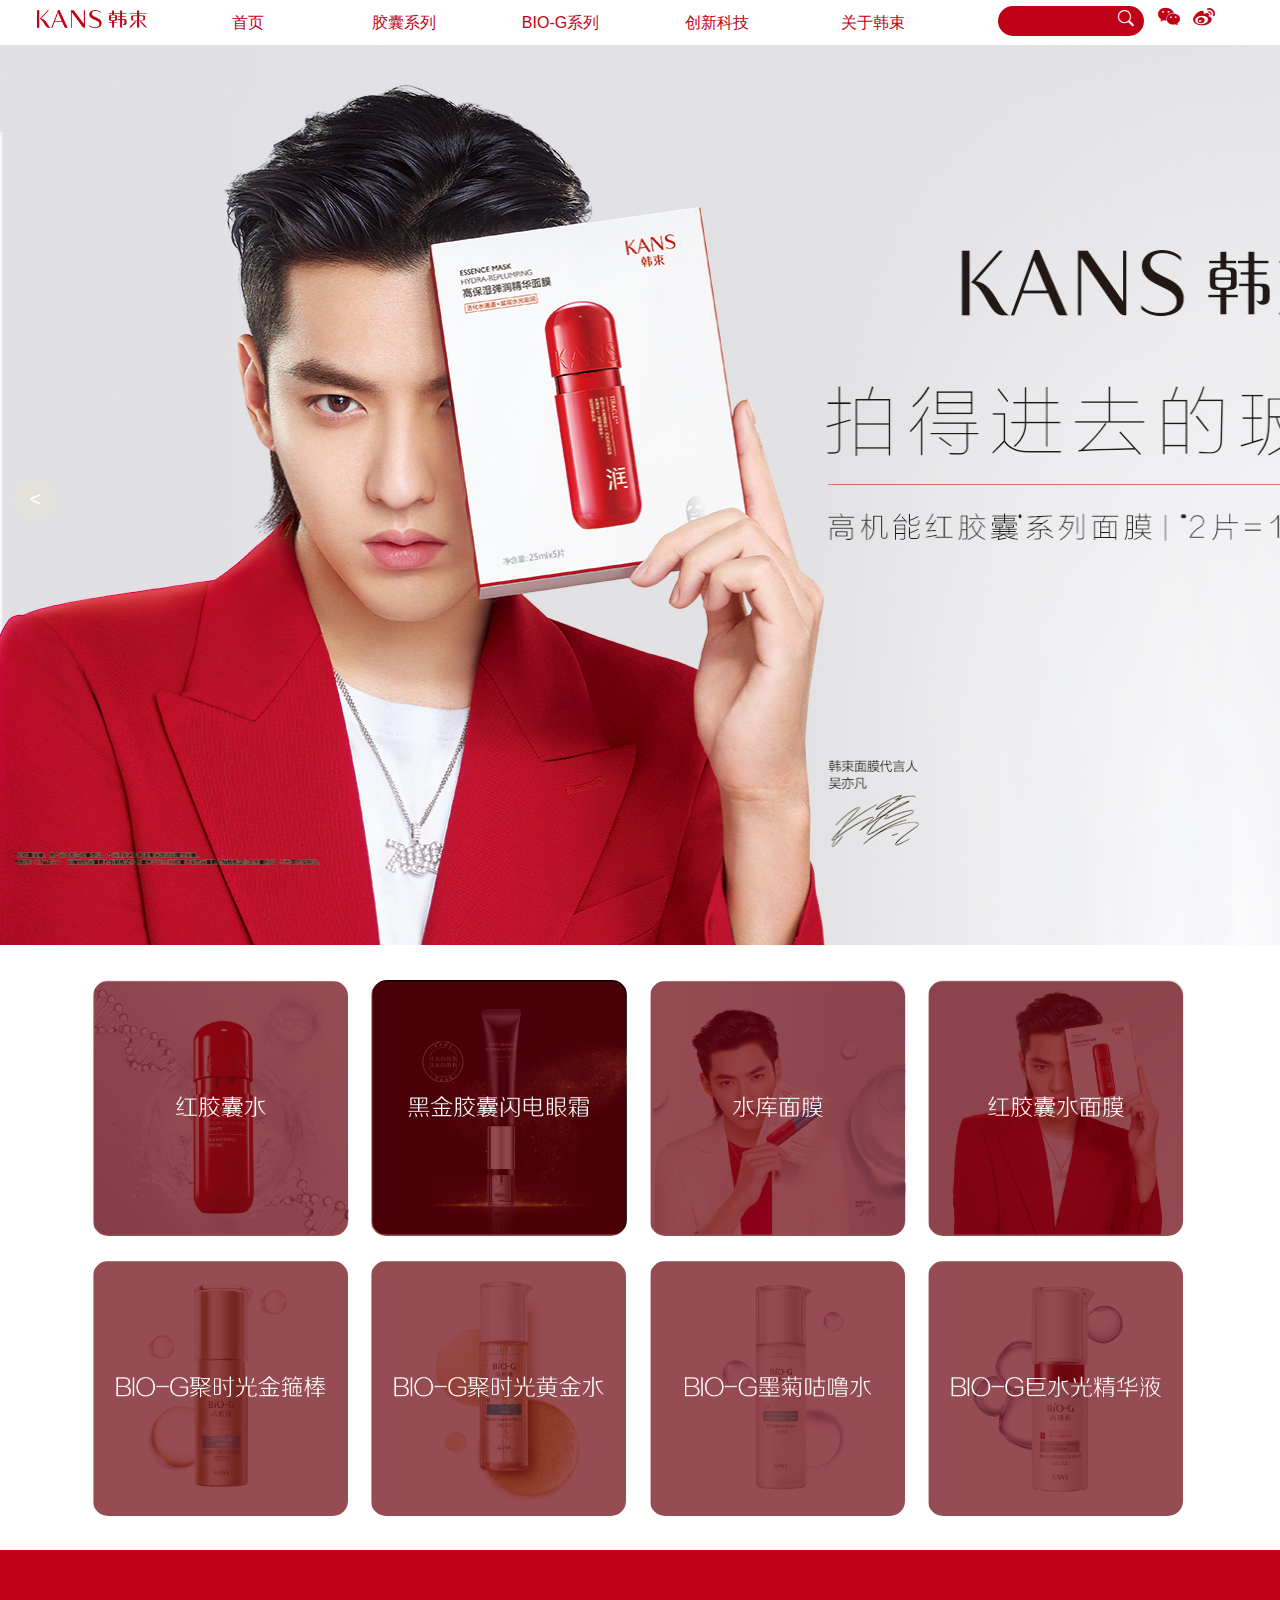
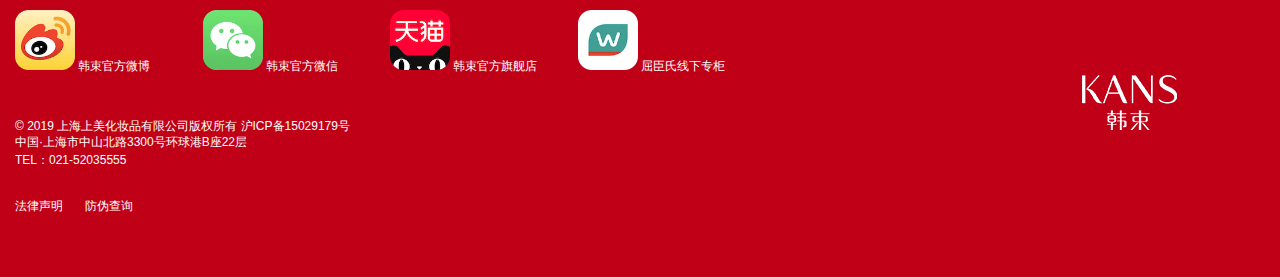
<file: index.html>
<!DOCTYPE html>
<html lang="en">

<head>
    <meta charset="UTF-8">
    <meta name="viewport" content="width=device-width, initial-scale=1.0">
    <title data-vue-meta="true">韩束官方网站</title>
    <meta data-vue-meta="true" name="Description"
        content="韩束,上美集团旗下知名化妆品品牌,拥有日本中国双实验室,致力于将生物技术运用于化妆品研究,从原料,配方,功效实证,消费者感受的各方面,打造高品质实证功效得到产品">
    <meta data-vue-meta="true" name="keyWords" content="韩束,韩束官网,韩束品牌,韩束高机能系列,韩束官方旗舰">
    <link rel="stylesheet" href="./css/common.css">
    <link rel="stylesheet" href="./css/index.css">
    <link rel="stylesheet" href="./css/reset.css">

</head>

<body>


    <!-- 头部导航 -->
    <div class="header">
        <div class="container">
            <ul>
                <li>
                    <a href="">
                        <img src="./images/logo.png" alt="">
                    </a>
                </li>
                <li>
                    <span>首页</span>
                </li>
                <li class="cachet">
                    <span>胶囊系列</span>

                </li>
                <li class="bing">
                    <span>BIO-G系列</span>
                </li>
                <li>
                    <span>创新科技</span>
                </li>
                <li class="about">
                    <span>关于韩束</span>

                </li>
            </ul>
            <div class="input">
                <input type="text">
                <i class="iconfont" id="one">&#xe517;</i>
                <i class="iconfont">&#xe610;</i>
                <i class="iconfont">&#xe63e;</i>
            </div>
        </div>

        <div class="box" style="display: none;">
            <p>品牌新闻</p>
            <p>品牌视频</p>
        </div>
        <div class="bigbox" style="display: none;">
            <div class="one">
                <span>产品类型</span>
                <ul>
                    <li>
                        <span>&gt;&nbsp;&nbsp; 肌底液</span>
                    </li>
                    <li>
                        <span>&gt;&nbsp;&nbsp; 精华水</span>
                    </li>
                    <li>
                        <span>&gt;&nbsp;&nbsp; 精华液</span>
                    </li>
                    <li>
                        <span>&gt;&nbsp;&nbsp; 乳液</span>
                    </li>
                    <li>
                        <span>&gt;&nbsp;&nbsp; 眼霜</span>
                    </li>
                    <li>
                        <span>&gt;&nbsp;&nbsp; 面霜</span>
                    </li>
                    <li>
                        <span>&gt;&nbsp;&nbsp; 面膜</span>
                    </li>
                </ul>
            </div>
            <div class="two">
                <span>肌肤需求</span>
                <ul>
                    <li>
                        <span>&gt;&nbsp;&nbsp; 柔润保湿</span>
                    </li>
                    <li>
                        <span>&gt;&nbsp;&nbsp; 晶透亮白</span>
                    </li>
                    <li>
                        <span>&gt;&nbsp;&nbsp; 抗老紧致</span>
                    </li>
                    <li>
                        <span>&gt;&nbsp;&nbsp; 舒眠修护</span>
                    </li>

                </ul>
            </div>
            <div class="three">
                <span>明星系列</span>
                <ul>
                    <li>
                        <a href="./red.html">
                            <span>&gt;&nbsp;&nbsp; 红胶囊系列</span>
                        </a>
                    </li>
                    <li>
                        <a href="./blue.html">
                            <span>&gt;&nbsp;&nbsp; 蓝胶囊系列</span>
                        </a>
                    </li>
                    <li>
                        <a href="./green.html">
                            <span>&gt;&nbsp;&nbsp; 绿胶囊系列</span>
                        </a>
                    </li>
                    <li>
                        <a href="./purple.html">
                            <span>&gt;&nbsp;&nbsp; 紫胶囊系列</span>
                        </a>
                    </li>
                    <li>
                        <a href="">
                            <span>&gt;&nbsp;&nbsp; 银胶囊系列</span>
                        </a>
                    </li>
                    <li>
                        <a href="">
                            <span>&gt;&nbsp;&nbsp; 红胶囊系列面膜</span>
                        </a>
                    </li>
                </ul>
            </div>
            <div class="four">
                <span>老产品系列</span>

            </div>
        </div>
        <div class="smallbox" style="display: none;">
            <div class="one">
                <span>肌肤需求</span>
                <ul>
                    <li>
                        <span>&gt;&nbsp;&nbsp; 柔润保湿</span>
                    </li>
                    <li>
                        <span>&gt;&nbsp;&nbsp; 晶透亮白</span>
                    </li>
                    <li>
                        <span>&gt;&nbsp;&nbsp; 抗老紧致</span>
                    </li>

                </ul>
            </div>
            <div class="two">
                <span>明星系列</span>
                <ul>
                    <li>
                        <span>&gt;&nbsp;&nbsp; 聚时光系列</span>
                    </li>
                    <li>
                        <span>&gt;&nbsp;&nbsp; 巨水光系列</span>
                    </li>
                    <li>
                        <span>&gt;&nbsp;&nbsp; 聚光白系列</span>
                    </li>
                    <li>
                        <span>&gt;&nbsp;&nbsp; 雪白肌系列</span>
                    </li>
                    <li>
                        <span>&gt;&nbsp;&nbsp; 巨补水系列</span>
                    </li>
                    <li>
                        <span>&gt;&nbsp;&nbsp; 百搭小蓝瓶</span>
                    </li>
                    <li>
                        <span>&gt;&nbsp;&nbsp; 洁面系列</span>
                    </li>
                </ul>
            </div>
        </div>
    </div>
    <!-- 轮播图 -->
    <div class="content" id='box'>
        <div class="screen">
            <!--相框-->
            <ul>
                <li><a href="./mianmo.html">
                        <img src="./upload/01-content.jpg" width="1903" height="900" />
                    </a></li>
                <li><a href="">
                        <img src="./upload/02-content.jpg" width="1903" height="900" />
                    </a></li>
                <li><a href="">
                        <img src="./upload/03-content.jpg" width="1903" height="900" />
                    </a></li>
                <li><a href="">
                        <img src="./upload/04-content.jpg" width="1903" height="900" />
                    </a></li>
                <li><a href="./mianmo02.html">
                        <img src="./upload/05-content.jpg" width="1903" height="900" />
                    </a></li>
            </ul>
        </div>
        <div id="arr"><span class="left">&lt;</span><span class="right">&gt;</span></div>
    </div>
    <!-- 列表项 -->
    <div class="list">
        <div class="container">
            <ul>
                <li>
                    <a href="">
                        <img class="up" src="./images/1-1.jpg" alt="">
                        <img class="down" src="./images/1-2.jpg" alt="">
                    </a>
                </li>
                <li>
                    <a href="">
                        <img class="up" src="./images/2-1.jpg" alt="">
                        <img class="down" src="./images/2-2.jpg" alt="">
                    </a>
                </li>
                <li>
                    <a href="">
                        <img class="up" src="./images/3-1.jpg" alt="">
                        <img class="down" src="./images/3-2.jpg" alt="">
                    </a>
                </li>
                <li>
                    <a href="">
                        <img class="up" src="./images/4-1.jpg" alt="">
                        <img class="down" src="./images/4-2.jpg" alt="">
                    </a>
                </li>
                <li>
                    <a href="">
                        <img class="up" src="./images/5-1.jpg" alt="">
                        <img class="down" src="./images/5-2.jpg" alt="">
                    </a>
                </li>
                <li>
                    <a href="">
                        <img class="up" src="./images/6-1.jpg" alt="">
                        <img class="down" src="./images/6-2.jpg" alt="">
                    </a>
                </li>
                <li>
                    <a href="">
                        <img class="up" src="./images/7-1.jpg" alt="">
                        <img class="down" src="./images/7-2.jpg" alt="">
                    </a>
                </li>
                <li>
                    <a href="">
                        <img class="up" src="./images/8-1.jpg" alt="">
                        <img class="down" src="./images/8-2.jpg" alt="">
                    </a>
                </li>
            </ul>
        </div>
    </div>
    <!-- 底部 -->
    <div class="footer">
        <div class="container">
            <ul>
                <li>
                    <a href="">
                        <img src="./images/footer-weibo.png" alt="">
                    </a>
                    <span>韩束官方微博</span>
                </li>
                <li>
                    <a href="">
                        <img src="./images/footer-weixin.png" alt="">
                    </a>
                    <span>韩束官方微信</span>
                </li>
                <li>
                    <a href="">
                        <img src="./images/footer-tianmao.png" alt="">
                    </a>
                    <span>韩束官方旗舰店</span>
                </li>
                <li>
                    <a href="">
                        <img src="./images/footer-w.png" alt="">
                    </a>
                    <span>屈臣氏线下专柜</span>
                </li>
            </ul>
            <p class="one">© 2019 上海上美化妆品有限公司版权所有 沪ICP备15029179号</p>
            <p class="two">中国·上海市中山北路3300号环球港B座22层</p>
            <p class="three">TEL：021-52035555</p>
            <img class="special" src="./images/footer-logo.png" alt="">
            <a href="" class="s">法律声明</a>
            <a href="" class="c">防伪查询</a>
        </div>
    </div>


    <script src="./lib/jquery-3.4.1.min.js"></script>
    <!-- 动画插件 -->
    <script src="./js/animate.js"></script>
    <!-- 业务代码 -->
    <script src="./js/index.js"></script>
</body>

</html>
</file>
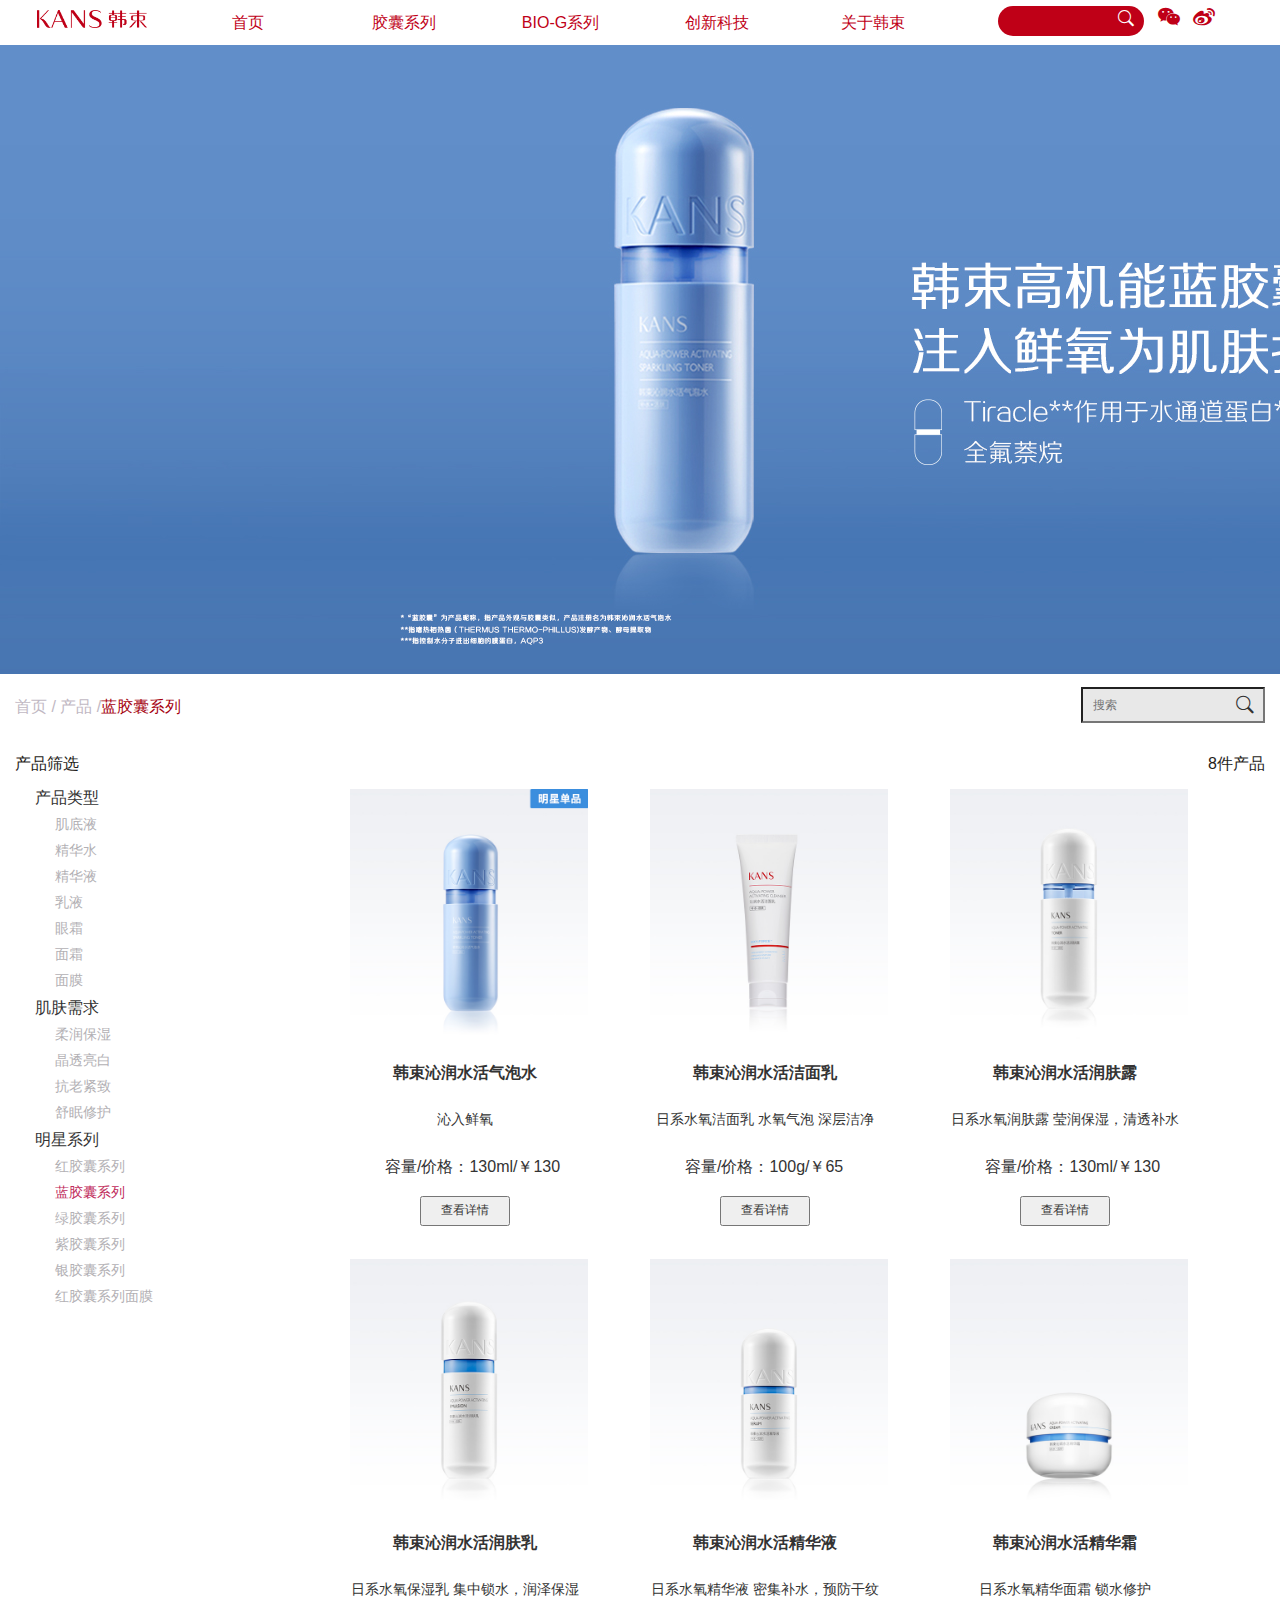
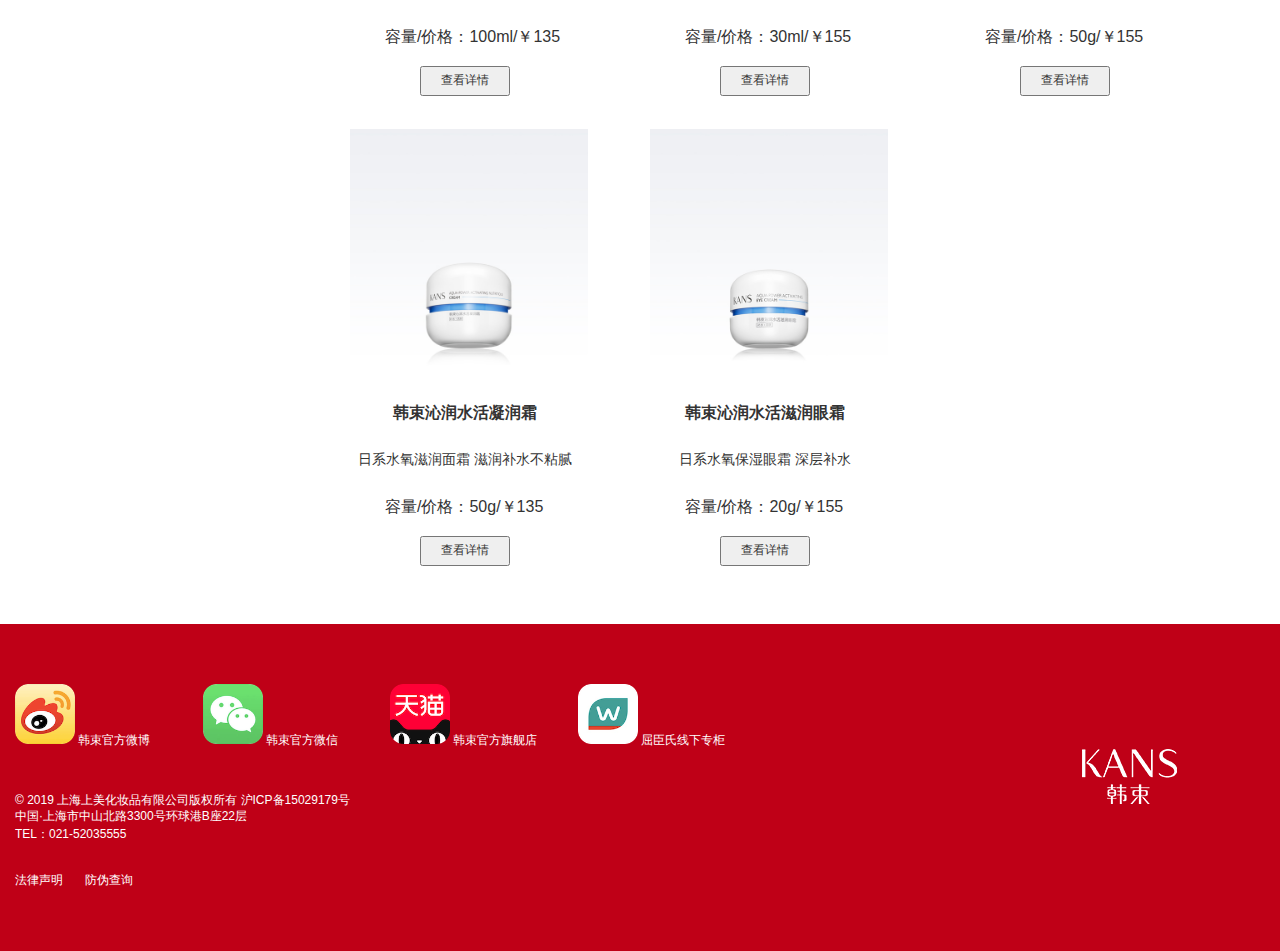
<file: blue.html>
<!DOCTYPE html>
<html lang="en">

<head>
    <meta charset="UTF-8">
    <meta name="viewport" content="width=device-width, initial-scale=1.0">
    <title data-vue-meta="true">韩束官方网站</title>
    <link rel="stylesheet" href="./css/common.css">
    <link rel="stylesheet" href="./css/reset.css">
    <link rel="stylesheet" href="./css/blue.css">
</head>

<body>
    <!-- 头部 -->
    <div class="header">
        <div class="container">
            <ul>
                <li>
                    <a href="">
                        <img src="./images/logo.png" alt="">
                    </a>
                </li>
                <li>
                    <span>首页</span>
                </li>
                <li class="cachet">
                    <span>胶囊系列</span>

                </li>
                <li class="bing">
                    <span>BIO-G系列</span>
                </li>
                <li>
                    <span>创新科技</span>
                </li>
                <li class="about">
                    <span>关于韩束</span>

                </li>
            </ul>
            <div class="input">
                <input type="text">
                <i class="iconfont" id="one">&#xe517;</i>
                <i class="iconfont">&#xe610;</i>
                <i class="iconfont">&#xe63e;</i>
            </div>
        </div>

        <div class="box" style="display: none;">
            <p>品牌新闻</p>
            <p>品牌视频</p>
        </div>
        <div class="bigbox" style="display: none;">
            <div class="one">
                <span>产品类型</span>
                <ul>
                    <li>
                        <span>&gt;&nbsp;&nbsp; 肌底液</span>
                    </li>
                    <li>
                        <span>&gt;&nbsp;&nbsp; 精华水</span>
                    </li>
                    <li>
                        <span>&gt;&nbsp;&nbsp; 精华液</span>
                    </li>
                    <li>
                        <span>&gt;&nbsp;&nbsp; 乳液</span>
                    </li>
                    <li>
                        <span>&gt;&nbsp;&nbsp; 眼霜</span>
                    </li>
                    <li>
                        <span>&gt;&nbsp;&nbsp; 面霜</span>
                    </li>
                    <li>
                        <span>&gt;&nbsp;&nbsp; 面膜</span>
                    </li>
                </ul>
            </div>
            <div class="two">
                <span>肌肤需求</span>
                <ul>
                    <li>
                        <span>&gt;&nbsp;&nbsp; 柔润保湿</span>
                    </li>
                    <li>
                        <span>&gt;&nbsp;&nbsp; 晶透亮白</span>
                    </li>
                    <li>
                        <span>&gt;&nbsp;&nbsp; 抗老紧致</span>
                    </li>
                    <li>
                        <span>&gt;&nbsp;&nbsp; 舒眠修护</span>
                    </li>

                </ul>
            </div>
            <div class="three">
                <span>明星系列</span>
                <ul>
                    <li>
                        <a href="">
                            <span>&gt;&nbsp;&nbsp; 红胶囊系列</span>
                        </a>
                    </li>
                    <li>
                        <span>&gt;&nbsp;&nbsp; 蓝胶囊系列</span>
                    </li>
                    <li>
                        <span>&gt;&nbsp;&nbsp; 绿胶囊系列</span>
                    </li>
                    <li>
                        <span>&gt;&nbsp;&nbsp; 紫胶囊系列</span>
                    </li>
                    <li>
                        <span>&gt;&nbsp;&nbsp; 银胶囊系列</span>
                    </li>
                    <li>
                        <span>&gt;&nbsp;&nbsp; 红胶囊系列面膜</span>
                    </li>
                </ul>
            </div>
            <div class="four">
                <span>老产品系列</span>

            </div>
        </div>
        <div class="smallbox" style="display: none;">
            <div class="one">
                <span>肌肤需求</span>
                <ul>
                    <li>
                        <span>&gt;&nbsp;&nbsp; 柔润保湿</span>
                    </li>
                    <li>
                        <span>&gt;&nbsp;&nbsp; 晶透亮白</span>
                    </li>
                    <li>
                        <span>&gt;&nbsp;&nbsp; 抗老紧致</span>
                    </li>

                </ul>
            </div>
            <div class="two">
                <span>明星系列</span>
                <ul>
                    <li>
                        <span>&gt;&nbsp;&nbsp; 聚时光系列</span>
                    </li>
                    <li>
                        <span>&gt;&nbsp;&nbsp; 巨水光系列</span>
                    </li>
                    <li>
                        <span>&gt;&nbsp;&nbsp; 聚光白系列</span>
                    </li>
                    <li>
                        <span>&gt;&nbsp;&nbsp; 雪白肌系列</span>
                    </li>
                    <li>
                        <span>&gt;&nbsp;&nbsp; 巨补水系列</span>
                    </li>
                    <li>
                        <span>&gt;&nbsp;&nbsp; 百搭小蓝瓶</span>
                    </li>
                    <li>
                        <span>&gt;&nbsp;&nbsp; 洁面系列</span>
                    </li>
                </ul>
            </div>
        </div>
    </div>
    <div class="photo">
        <img src="./images/blue/blue-01.jpg" alt="">
    </div>
    <div class="banner">
        <div class="container">
            <div class="top">
                <span>首页 / 产品 / </span>
                <span style="color: #a5000e;">蓝胶囊系列</span>
                <input type="text" placeholder="搜索">
                <i class="iconfont">&#xe517;</i>
            </div>
            <div class="bottom">
                <div class="top">
                    <span>产品筛选</span>
                    <p>8件产品</p>
                </div>
                <div class="left">
                    <span>产品类型</span>
                    <ul>
                        <li>肌底液</li>
                        <li>精华水</li>
                        <li>精华液</li>
                        <li>乳液</li>
                        <li>眼霜</li>
                        <li>面霜</li>
                        <li>面膜</li>
                    </ul>
                    <span>肌肤需求</span>
                    <ul>
                        <li>柔润保湿</li>
                        <li>晶透亮白</li>
                        <li>抗老紧致</li>
                        <li>舒眠修护</li>
                    </ul>
                    <span>明星系列</span>
                    <ul>
                        <li>红胶囊系列</li>
                        <li style="color: #c0295a;">蓝胶囊系列</li>
                        <li>绿胶囊系列</li>
                        <li>紫胶囊系列</li>
                        <li>银胶囊系列</li>
                        <li>红胶囊系列面膜</li>
                    </ul>
                </div>
                <div class="right">
                    <ul>
                        <li>
                            <img src="./images/blue/blue02-01.jpg" alt="">
                            <h2>韩束沁润水活气泡水</h2>
                            <p>沁入鲜氧</p>
                            <span>容量/价格：130ml/￥130</span>
                            <button>查看详情</button>
                        </li>
                        <li>
                            <img src="./images/blue/blue02-02.jpg" alt="">
                            <h2>韩束沁润水活洁面乳</h2>
                            <p>日系水氧洁面乳 水氧气泡 深层洁净</p>
                            <span>容量/价格：100g/￥65</span>
                            <button>查看详情</button>
                        </li>
                        <li>
                            <img src="./images/blue/blue02-03.jpg" alt="">
                            <h2>韩束沁润水活润肤露</h2>
                            <p>日系水氧润肤露 莹润保湿，清透补水</p>
                            <span>容量/价格：130ml/￥130</span>
                            <button>查看详情</button>
                        </li>
                        <li>
                            <img src="./images/blue/blue02-04.jpg" alt="">
                            <h2>韩束沁润水活润肤乳</h2>
                            <p>日系水氧保湿乳 集中锁水，润泽保湿 </p>
                            <span>容量/价格：100ml/￥135</span>
                            <button>查看详情</button>
                        </li>
                        <li>
                            <img src="./images/blue/blue02-05.jpg" alt="">
                            <h2>韩束沁润水活精华液</h2>
                            <p>日系水氧精华液 密集补水，预防干纹</p>
                            <span>容量/价格：30ml/￥155</span>
                            <button>查看详情</button>
                        </li>
                        <li>
                            <img src="./images/blue/blue02-06.jpg" alt="">
                            <h2>韩束沁润水活精华霜</h2>
                            <p>日系水氧精华面霜 锁水修护</p>
                            <span>容量/价格：50g/￥155</span>
                            <button>查看详情</button>
                        </li>
                        <li>
                            <img src="./images/blue/blue02-07.jpg" alt="">
                            <h2>韩束沁润水活凝润霜</h2>
                            <p>日系水氧滋润面霜 滋润补水不粘腻</p>
                            <span>容量/价格：50g/￥135</span>
                            <button>查看详情</button>
                        </li>
                        <li>
                            <img src="./images/blue/blue02-08.jpg" alt="">
                            <h2>韩束沁润水活滋润眼霜 </h2>
                            <p>日系水氧保湿眼霜 深层补水</p>
                            <span>容量/价格：20g/￥155</span>
                            <button>查看详情</button>
                        </li>
                    </ul>
                </div>
            </div>
        </div>
    </div>

    <!-- 底部 -->
    <div class="footer">
        <div class="container">
            <ul>
                <li>
                    <a href="">
                        <img src="./images/footer-weibo.png" alt="">
                    </a>
                    <span>韩束官方微博</span>
                </li>
                <li>
                    <a href="">
                        <img src="./images/footer-weixin.png" alt="">
                    </a>
                    <span>韩束官方微信</span>
                </li>
                <li>
                    <a href="">
                        <img src="./images/footer-tianmao.png" alt="">
                    </a>
                    <span>韩束官方旗舰店</span>
                </li>
                <li>
                    <a href="">
                        <img src="./images/footer-w.png" alt="">
                    </a>
                    <span>屈臣氏线下专柜</span>
                </li>
            </ul>
            <p class="one">© 2019 上海上美化妆品有限公司版权所有 沪ICP备15029179号</p>
            <p class="two">中国·上海市中山北路3300号环球港B座22层</p>
            <p class="three">TEL：021-52035555</p>
            <img class="special" src="./images/footer-logo.png" alt="">
            <a href="" class="s">法律声明</a>
            <a href="" class="c">防伪查询</a>
        </div>
    </div>
    <script src="./lib/jquery-3.4.1.min.js"></script>
    <script src="./js/red.js"></script>
</body>

</html>
</file>
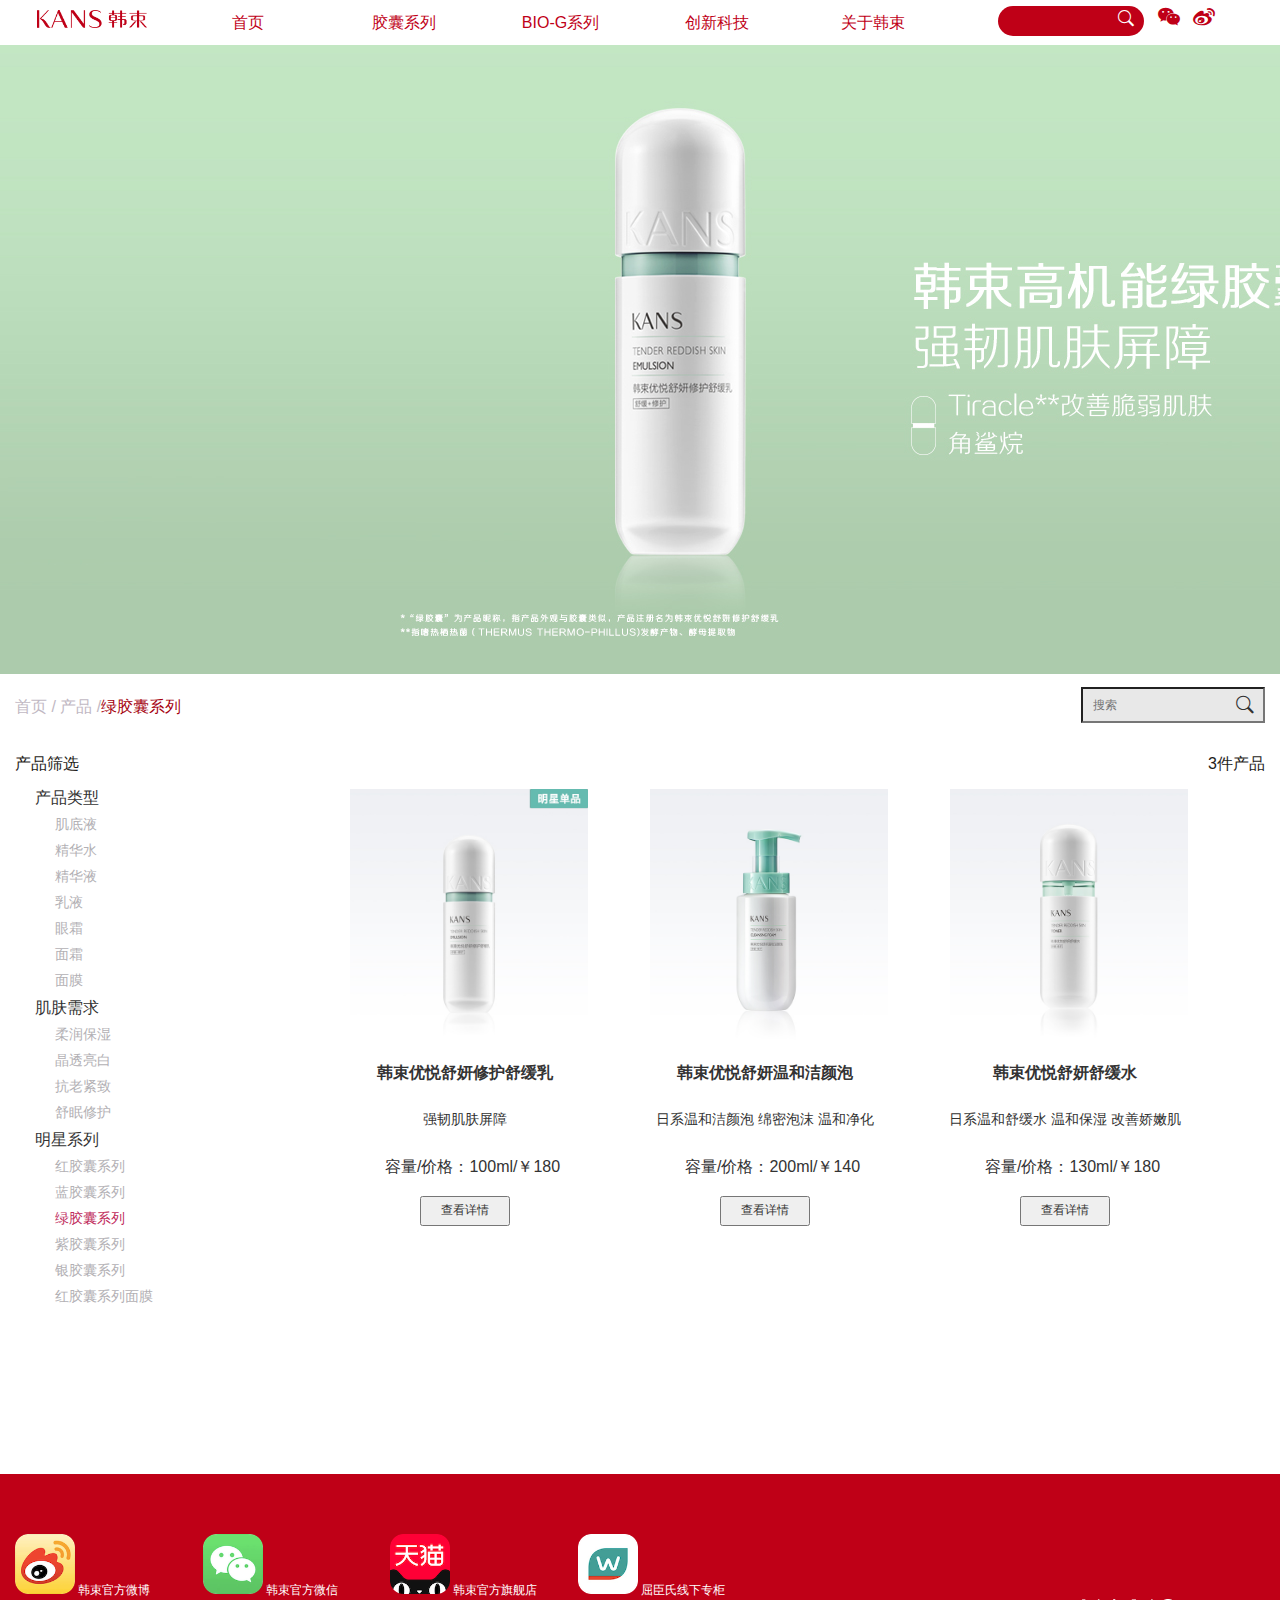
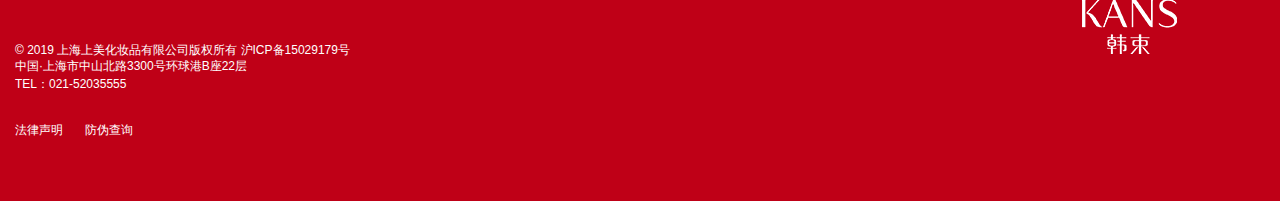
<file: green.html>
<!DOCTYPE html>
<html lang="en">

<head>
    <meta charset="UTF-8">
    <meta name="viewport" content="width=device-width, initial-scale=1.0">
    <title data-vue-meta="true">韩束官方网站</title>
    <link rel="stylesheet" href="./css/common.css">
    <link rel="stylesheet" href="./css/reset.css">
    <link rel="stylesheet" href="./css/green.css">
</head>

<body>
    <!-- 头部 -->
    <div class="header">
        <div class="container">
            <ul>
                <li>
                    <a href="">
                        <img src="./images/logo.png" alt="">
                    </a>
                </li>
                <li>
                    <span>首页</span>
                </li>
                <li class="cachet">
                    <span>胶囊系列</span>

                </li>
                <li class="bing">
                    <span>BIO-G系列</span>
                </li>
                <li>
                    <span>创新科技</span>
                </li>
                <li class="about">
                    <span>关于韩束</span>

                </li>
            </ul>
            <div class="input">
                <input type="text">
                <i class="iconfont" id="one">&#xe517;</i>
                <i class="iconfont">&#xe610;</i>
                <i class="iconfont">&#xe63e;</i>
            </div>
        </div>

        <div class="box" style="display: none;">
            <p>品牌新闻</p>
            <p>品牌视频</p>
        </div>
        <div class="bigbox" style="display: none;">
            <div class="one">
                <span>产品类型</span>
                <ul>
                    <li>
                        <span>&gt;&nbsp;&nbsp; 肌底液</span>
                    </li>
                    <li>
                        <span>&gt;&nbsp;&nbsp; 精华水</span>
                    </li>
                    <li>
                        <span>&gt;&nbsp;&nbsp; 精华液</span>
                    </li>
                    <li>
                        <span>&gt;&nbsp;&nbsp; 乳液</span>
                    </li>
                    <li>
                        <span>&gt;&nbsp;&nbsp; 眼霜</span>
                    </li>
                    <li>
                        <span>&gt;&nbsp;&nbsp; 面霜</span>
                    </li>
                    <li>
                        <span>&gt;&nbsp;&nbsp; 面膜</span>
                    </li>
                </ul>
            </div>
            <div class="two">
                <span>肌肤需求</span>
                <ul>
                    <li>
                        <span>&gt;&nbsp;&nbsp; 柔润保湿</span>
                    </li>
                    <li>
                        <span>&gt;&nbsp;&nbsp; 晶透亮白</span>
                    </li>
                    <li>
                        <span>&gt;&nbsp;&nbsp; 抗老紧致</span>
                    </li>
                    <li>
                        <span>&gt;&nbsp;&nbsp; 舒眠修护</span>
                    </li>

                </ul>
            </div>
            <div class="three">
                <span>明星系列</span>
                <ul>
                    <li>
                        <a href="">
                            <span>&gt;&nbsp;&nbsp; 红胶囊系列</span>
                        </a>
                    </li>
                    <li>
                        <span>&gt;&nbsp;&nbsp; 蓝胶囊系列</span>
                    </li>
                    <li>
                        <span>&gt;&nbsp;&nbsp; 绿胶囊系列</span>
                    </li>
                    <li>
                        <span>&gt;&nbsp;&nbsp; 紫胶囊系列</span>
                    </li>
                    <li>
                        <span>&gt;&nbsp;&nbsp; 银胶囊系列</span>
                    </li>
                    <li>
                        <span>&gt;&nbsp;&nbsp; 红胶囊系列面膜</span>
                    </li>
                </ul>
            </div>
            <div class="four">
                <span>老产品系列</span>

            </div>
        </div>
        <div class="smallbox" style="display: none;">
            <div class="one">
                <span>肌肤需求</span>
                <ul>
                    <li>
                        <span>&gt;&nbsp;&nbsp; 柔润保湿</span>
                    </li>
                    <li>
                        <span>&gt;&nbsp;&nbsp; 晶透亮白</span>
                    </li>
                    <li>
                        <span>&gt;&nbsp;&nbsp; 抗老紧致</span>
                    </li>

                </ul>
            </div>
            <div class="two">
                <span>明星系列</span>
                <ul>
                    <li>
                        <span>&gt;&nbsp;&nbsp; 聚时光系列</span>
                    </li>
                    <li>
                        <span>&gt;&nbsp;&nbsp; 巨水光系列</span>
                    </li>
                    <li>
                        <span>&gt;&nbsp;&nbsp; 聚光白系列</span>
                    </li>
                    <li>
                        <span>&gt;&nbsp;&nbsp; 雪白肌系列</span>
                    </li>
                    <li>
                        <span>&gt;&nbsp;&nbsp; 巨补水系列</span>
                    </li>
                    <li>
                        <span>&gt;&nbsp;&nbsp; 百搭小蓝瓶</span>
                    </li>
                    <li>
                        <span>&gt;&nbsp;&nbsp; 洁面系列</span>
                    </li>
                </ul>
            </div>
        </div>
    </div>
    <div class="photo">
        <img src="./images/green/green01.jpg" alt="">
    </div>
    <div class="banner">
        <div class="container">
            <div class="top">
                <span>首页 / 产品 / </span>
                <span style="color: #a5000e;">绿胶囊系列</span>
                <input type="text" placeholder="搜索">
                <i class="iconfont">&#xe517;</i>
            </div>
            <div class="bottom">
                <div class="top">
                    <span>产品筛选</span>
                    <p>3件产品</p>
                </div>
                <div class="left">
                    <span>产品类型</span>
                    <ul>
                        <li>肌底液</li>
                        <li>精华水</li>
                        <li>精华液</li>
                        <li>乳液</li>
                        <li>眼霜</li>
                        <li>面霜</li>
                        <li>面膜</li>
                    </ul>
                    <span>肌肤需求</span>
                    <ul>
                        <li>柔润保湿</li>
                        <li>晶透亮白</li>
                        <li>抗老紧致</li>
                        <li>舒眠修护</li>
                    </ul>
                    <span>明星系列</span>
                    <ul>
                        <li>红胶囊系列</li>
                        <li>蓝胶囊系列</li>
                        <li style="color: #c0295a;">绿胶囊系列</li>
                        <li>紫胶囊系列</li>
                        <li>银胶囊系列</li>
                        <li>红胶囊系列面膜</li>
                    </ul>
                </div>
                <div class="right">
                    <ul>
                        <li>
                            <img src="./images/green/green02-01.jpg" alt="">
                            <h2>韩束优悦舒妍修护舒缓乳</h2>
                            <p>强韧肌肤屏障</p>
                            <span>容量/价格：100ml/￥180</span>
                            <button>查看详情</button>
                        </li>
                        <li>
                            <img src="./images/green/green02-02.jpg" alt="">
                            <h2>韩束优悦舒妍温和洁颜泡</h2>
                            <p>日系温和洁颜泡 绵密泡沫 温和净化</p>
                            <span>容量/价格：200ml/￥140</span>
                            <button>查看详情</button>
                        </li>
                        <li>
                            <img src="./images/green/green02-03.jpg" alt="">
                            <h2>韩束优悦舒妍舒缓水</h2>
                            <p>日系温和舒缓水 温和保湿 改善娇嫩肌</p>
                            <span>容量/价格：130ml/￥180</span>
                            <button>查看详情</button>
                        </li>

                    </ul>
                </div>
            </div>
        </div>
    </div>

    <!-- 底部 -->
    <div class="footer">
        <div class="container">
            <ul>
                <li>
                    <a href="">
                        <img src="./images/footer-weibo.png" alt="">
                    </a>
                    <span>韩束官方微博</span>
                </li>
                <li>
                    <a href="">
                        <img src="./images/footer-weixin.png" alt="">
                    </a>
                    <span>韩束官方微信</span>
                </li>
                <li>
                    <a href="">
                        <img src="./images/footer-tianmao.png" alt="">
                    </a>
                    <span>韩束官方旗舰店</span>
                </li>
                <li>
                    <a href="">
                        <img src="./images/footer-w.png" alt="">
                    </a>
                    <span>屈臣氏线下专柜</span>
                </li>
            </ul>
            <p class="one">© 2019 上海上美化妆品有限公司版权所有 沪ICP备15029179号</p>
            <p class="two">中国·上海市中山北路3300号环球港B座22层</p>
            <p class="three">TEL：021-52035555</p>
            <img class="special" src="./images/footer-logo.png" alt="">
            <a href="" class="s">法律声明</a>
            <a href="" class="c">防伪查询</a>
        </div>
    </div>
    <script src="./lib/jquery-3.4.1.min.js"></script>
    <script src="./js/red.js"></script>
</body>

</html>
</file>
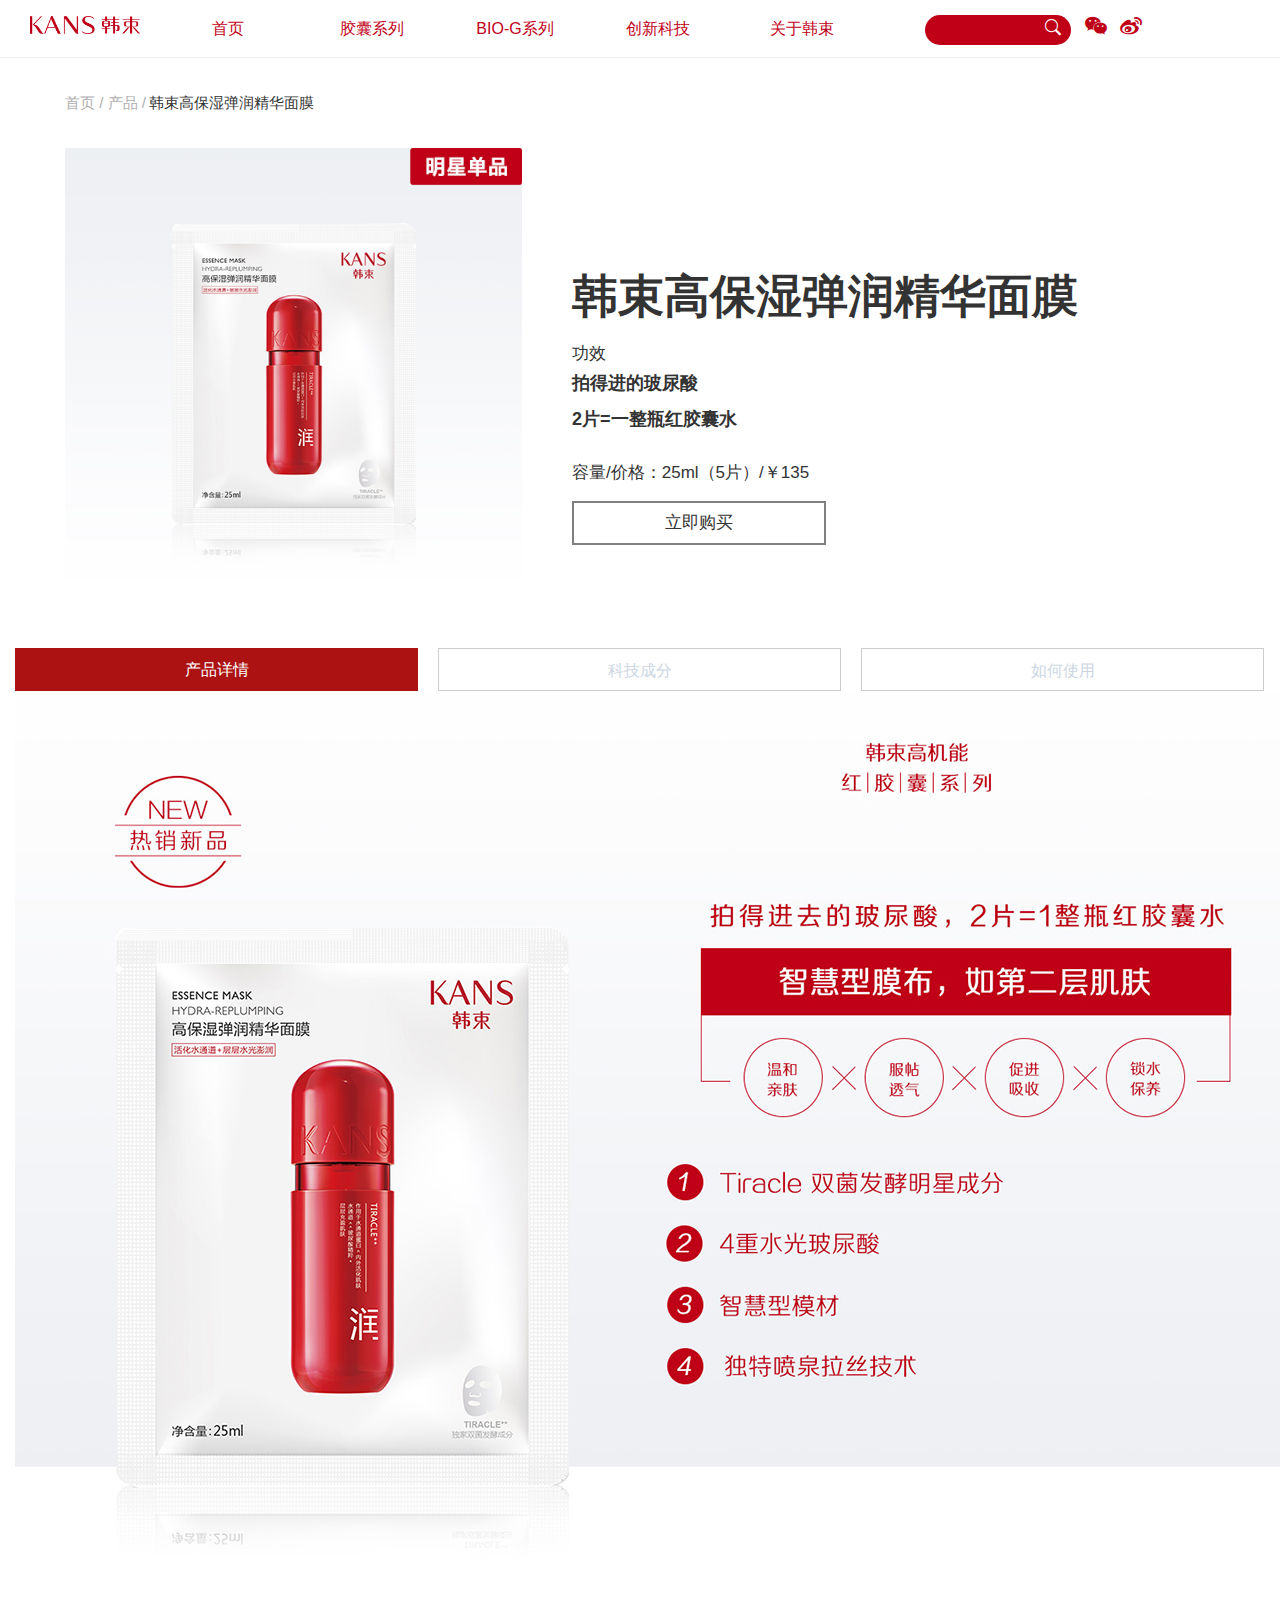
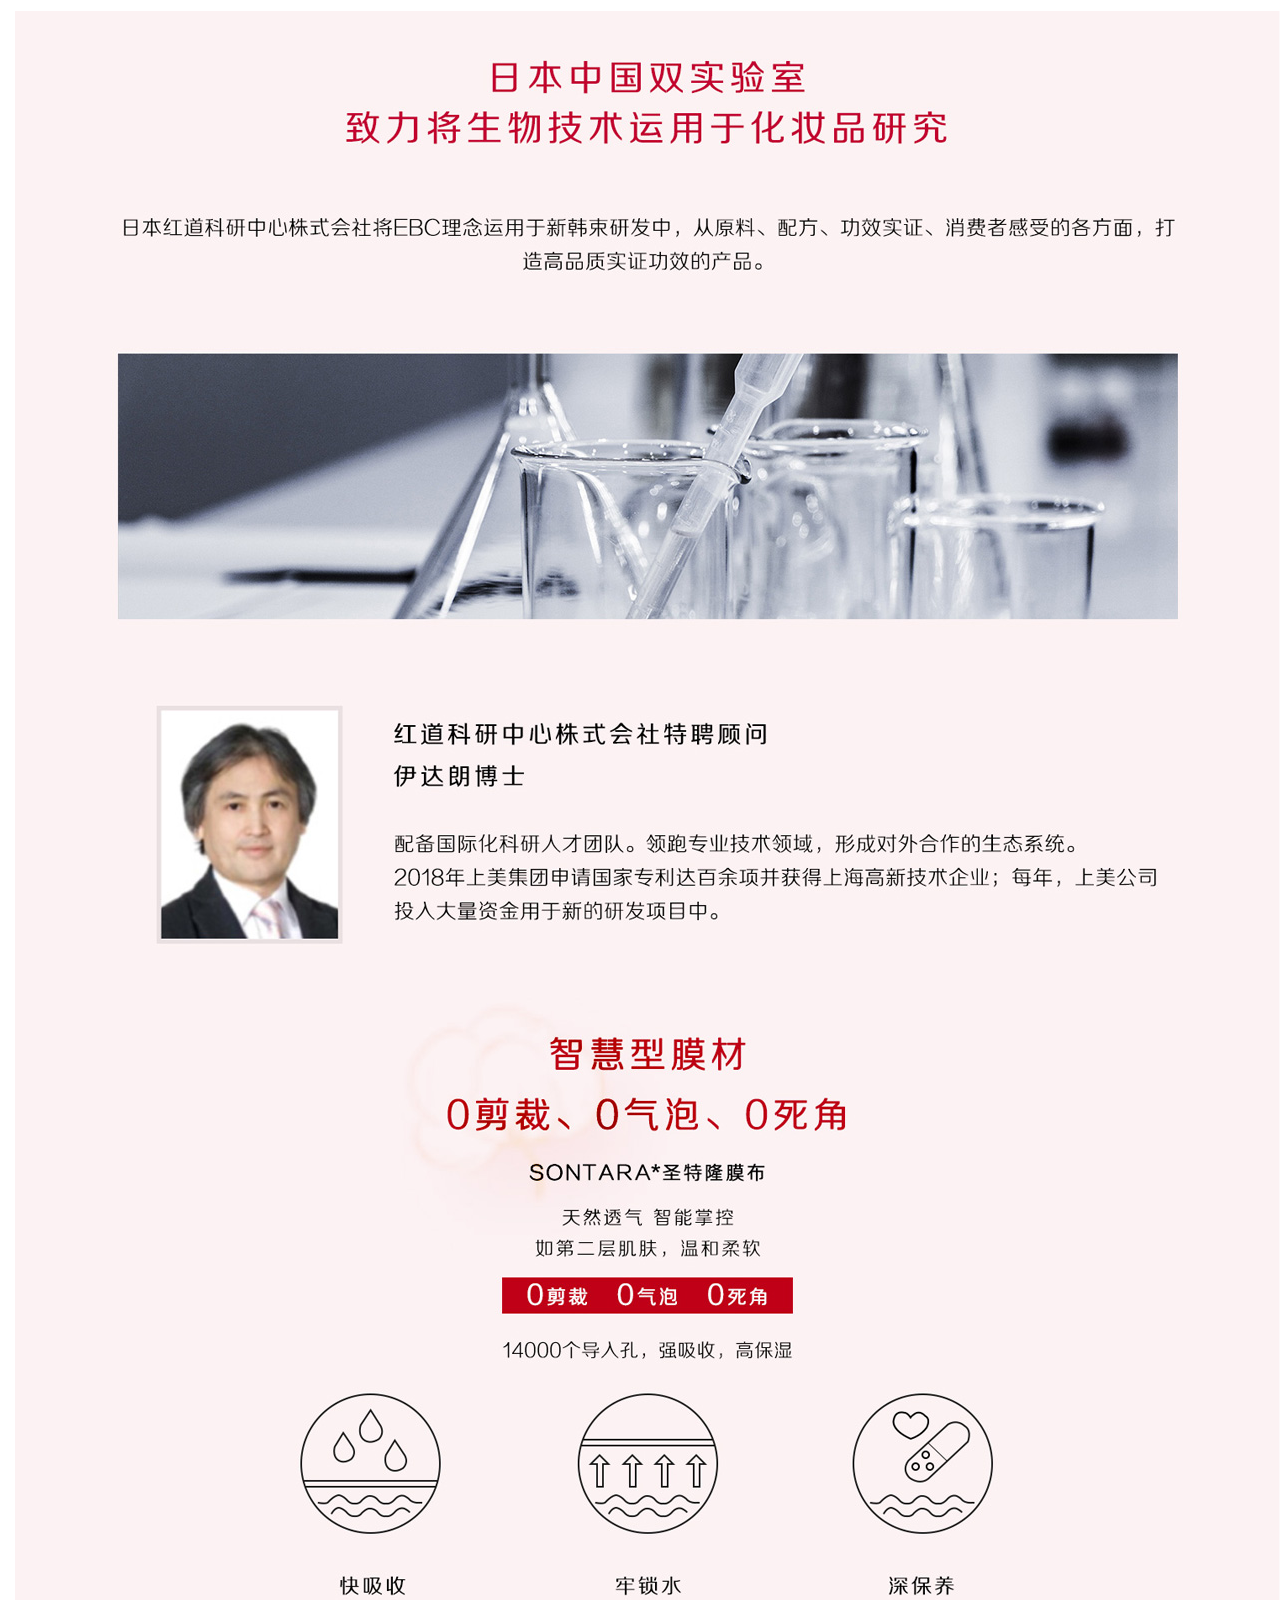
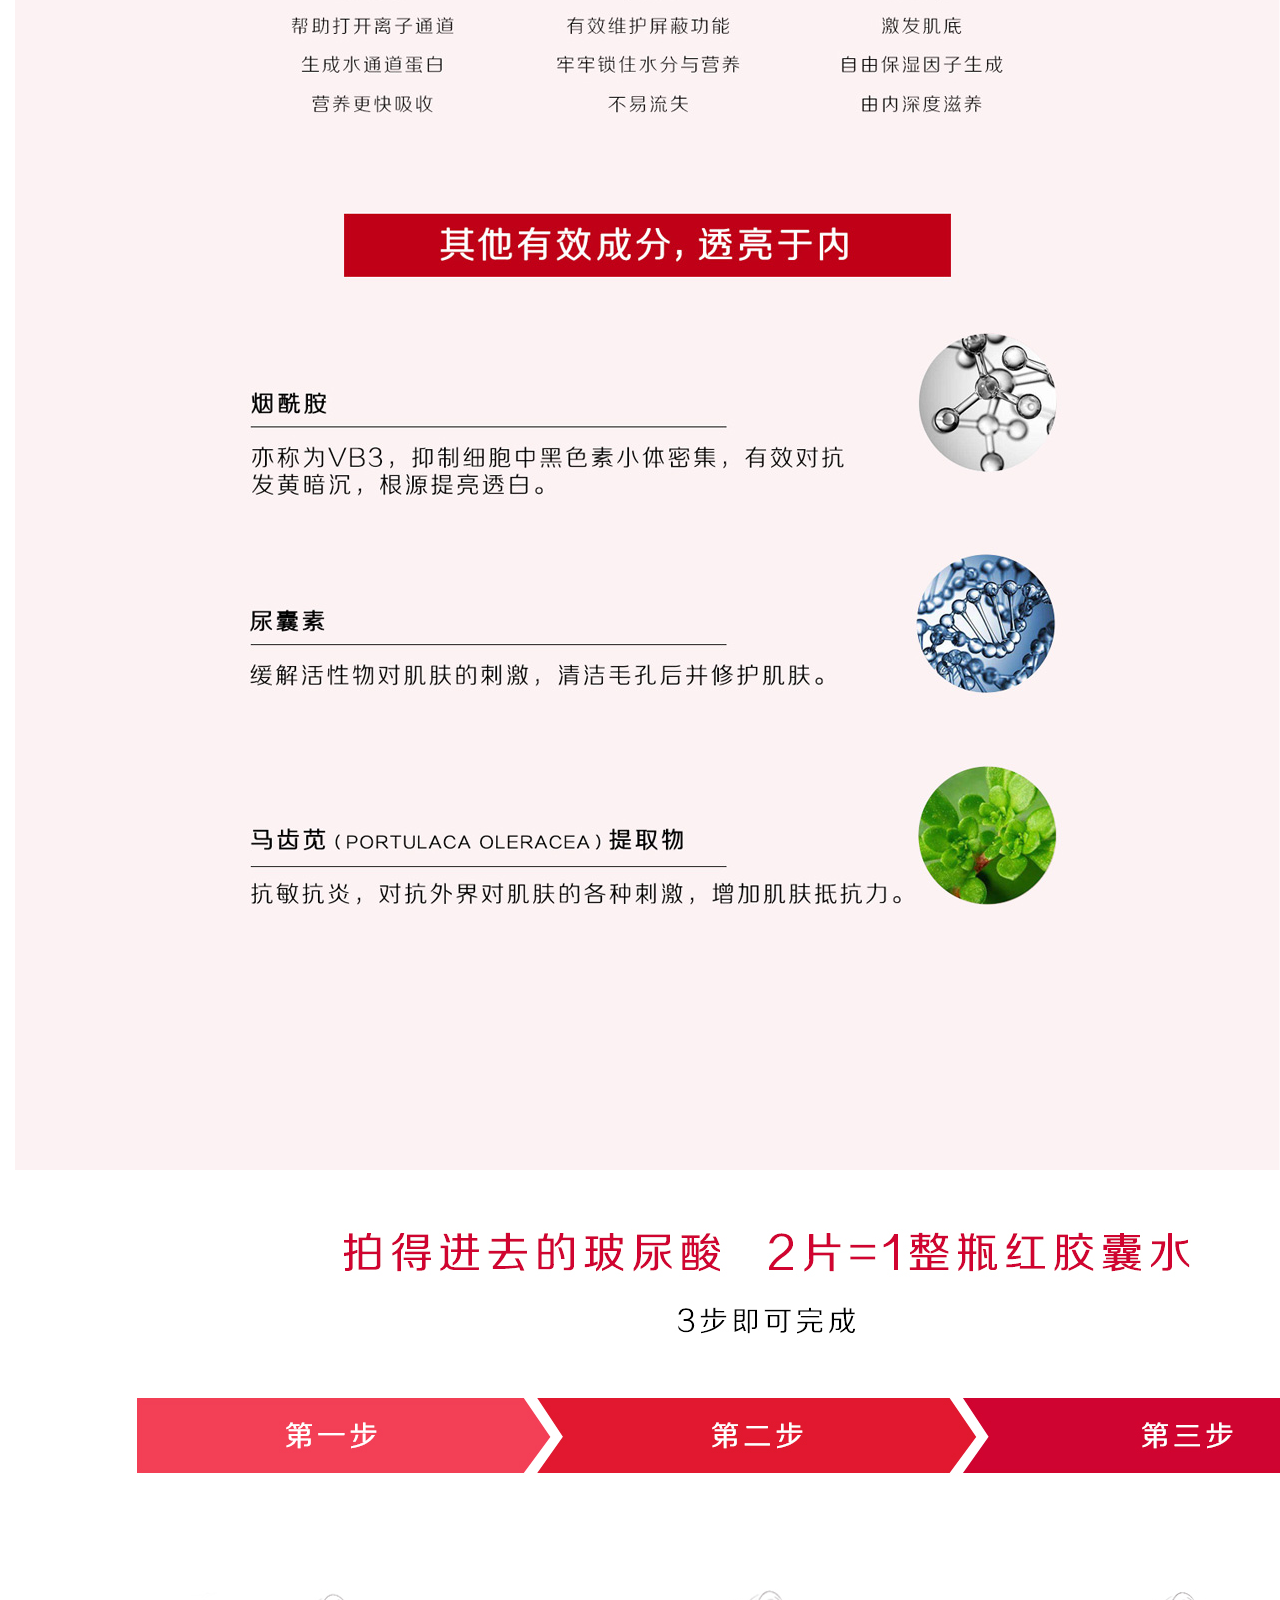
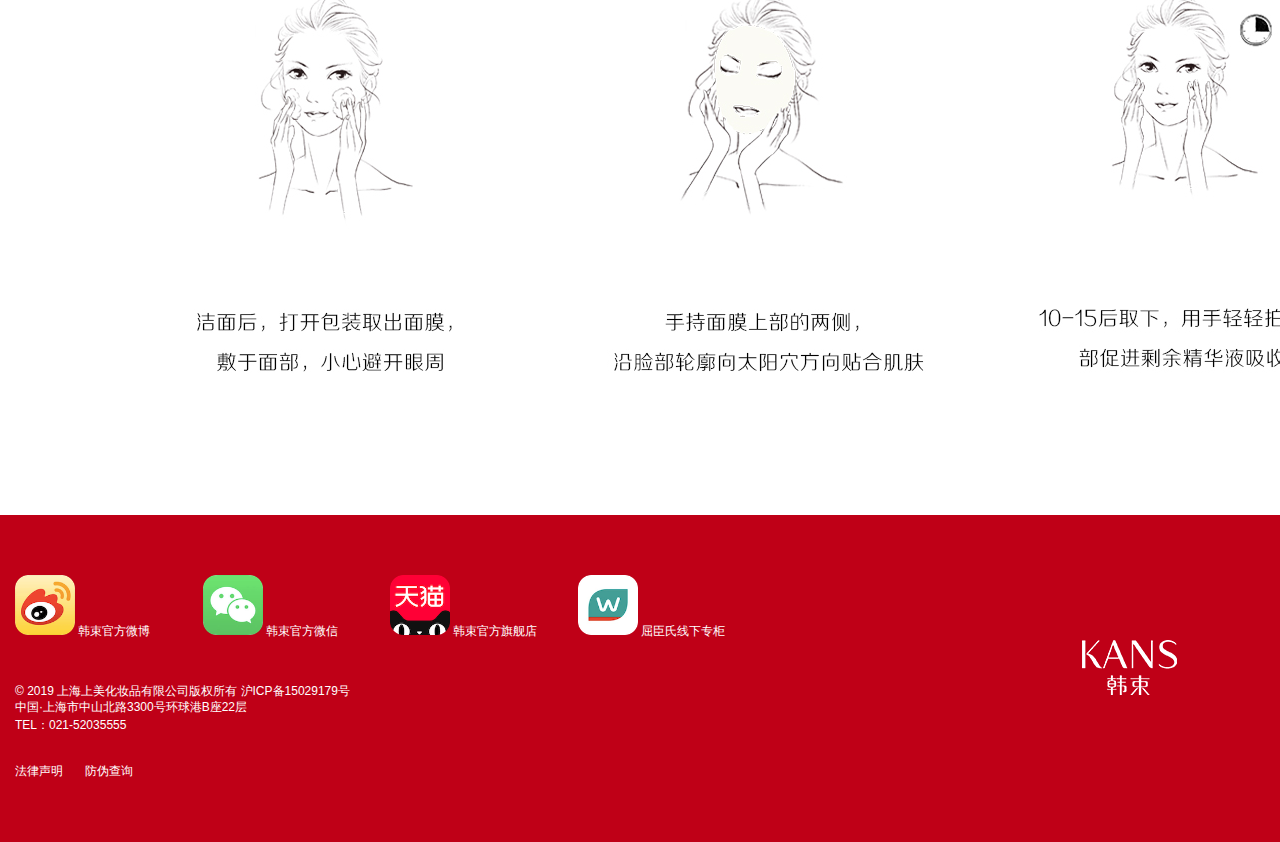
<file: lunbotu01.html>
<!DOCTYPE html>
<html lang="en">

<head>
    <meta charset="UTF-8">
    <meta name="viewport" content="width=device-width, initial-scale=1.0">
    <title data-vue-meta="true">韩束官方网站</title>
    <link rel="stylesheet" href="./css/lunbotu01.css">
    <link rel="stylesheet" href="./css/reset.css">
    <link rel="stylesheet" href="./css/common.css">
</head>

<body>
    <script src="./lib/jquery-3.4.1.min.js"></script>
    <script src="./js/lunbotu01.js"></script>
    <!-- 头部导航 -->
    <div class="header">
        <div class="container">
            <ul>
                <li>
                    <a href="">
                        <img src="./images/logo.png" alt="">
                    </a>
                </li>
                <li>
                    <span>首页</span>
                </li>
                <li>
                    <span>胶囊系列</span>
                </li>
                <li>
                    <span>BIO-G系列</span>
                </li>
                <li>
                    <span>创新科技</span>
                </li>
                <li class="q">
                    <span>关于韩束</span>
                    <p style="display: none;">品牌新闻</p>
                    <p style="display: none;">品牌视频</p>
                </li>
            </ul>
            <div class="input">
                <input type="text">
                <i class="iconfont" id="one">&#xe517;</i>
                <i class="iconfont">&#xe610;</i>
                <i class="iconfont">&#xe63e;</i>
            </div>
        </div>
    </div>
    <!-- 中间购买部分 -->
    <div class="banner">
        <div class="container">
            <div class="top">
                <span>首页 / 产品 /</span>
                <span>韩束高保湿弹润精华面膜</span>
            </div>
            <div class="bottom">
                <img src="./images/content/content-01.jpg" alt="">
                <h1>韩束高保湿弹润精华面膜</h1>
                <span class="yi">功效</span>
                <h2>
                    拍得进的玻尿酸<br>
                    2片=一整瓶红胶囊水
                </h2>
                <span class="er">容量/价格：25ml（5片）/￥135</span>
                <p>立即购买</p>
            </div>
        </div>
    </div>
    <!-- tab切换部分 -->
    <div class="tab">
        <div class="container">
            <div class="top">
                <ul>
                    <li>产品详情</li>
                    <li>科技成分</li>
                    <li>如何使用</li>
                </ul>
            </div>
            <div class="bottom">
                <img src="./images/content/content2-01.jpg" alt="">
                <img src="./images/content/content2-02.jpg" alt="">
                <img src="./images/content/content2-03.jpg" alt="">
            </div>
        </div>
    </div>
    <!-- 底部 -->
    <div class="footer">
        <div class="container">
            <ul>
                <li>
                    <a href="">
                        <img src="./images/footer-weibo.png" alt="">
                    </a>
                    <span>韩束官方微博</span>
                </li>
                <li>
                    <a href="">
                        <img src="./images/footer-weixin.png" alt="">
                    </a>
                    <span>韩束官方微信</span>
                </li>
                <li>
                    <a href="">
                        <img src="./images/footer-tianmao.png" alt="">
                    </a>
                    <span>韩束官方旗舰店</span>
                </li>
                <li>
                    <a href="">
                        <img src="./images/footer-w.png" alt="">
                    </a>
                    <span>屈臣氏线下专柜</span>
                </li>
            </ul>
            <p class="one">© 2019 上海上美化妆品有限公司版权所有 沪ICP备15029179号</p>
            <p class="two">中国·上海市中山北路3300号环球港B座22层</p>
            <p class="three">TEL：021-52035555</p>
            <img class="special" src="./images/footer-logo.png" alt="">
            <a href="" class="s">法律声明</a>
            <a href="" class="c">防伪查询</a>
        </div>
    </div>

    <script>
        $('.tab>.top>li').on('click', function () {
            alert('123')
        })
    </script>
</body>

</html>
</file>
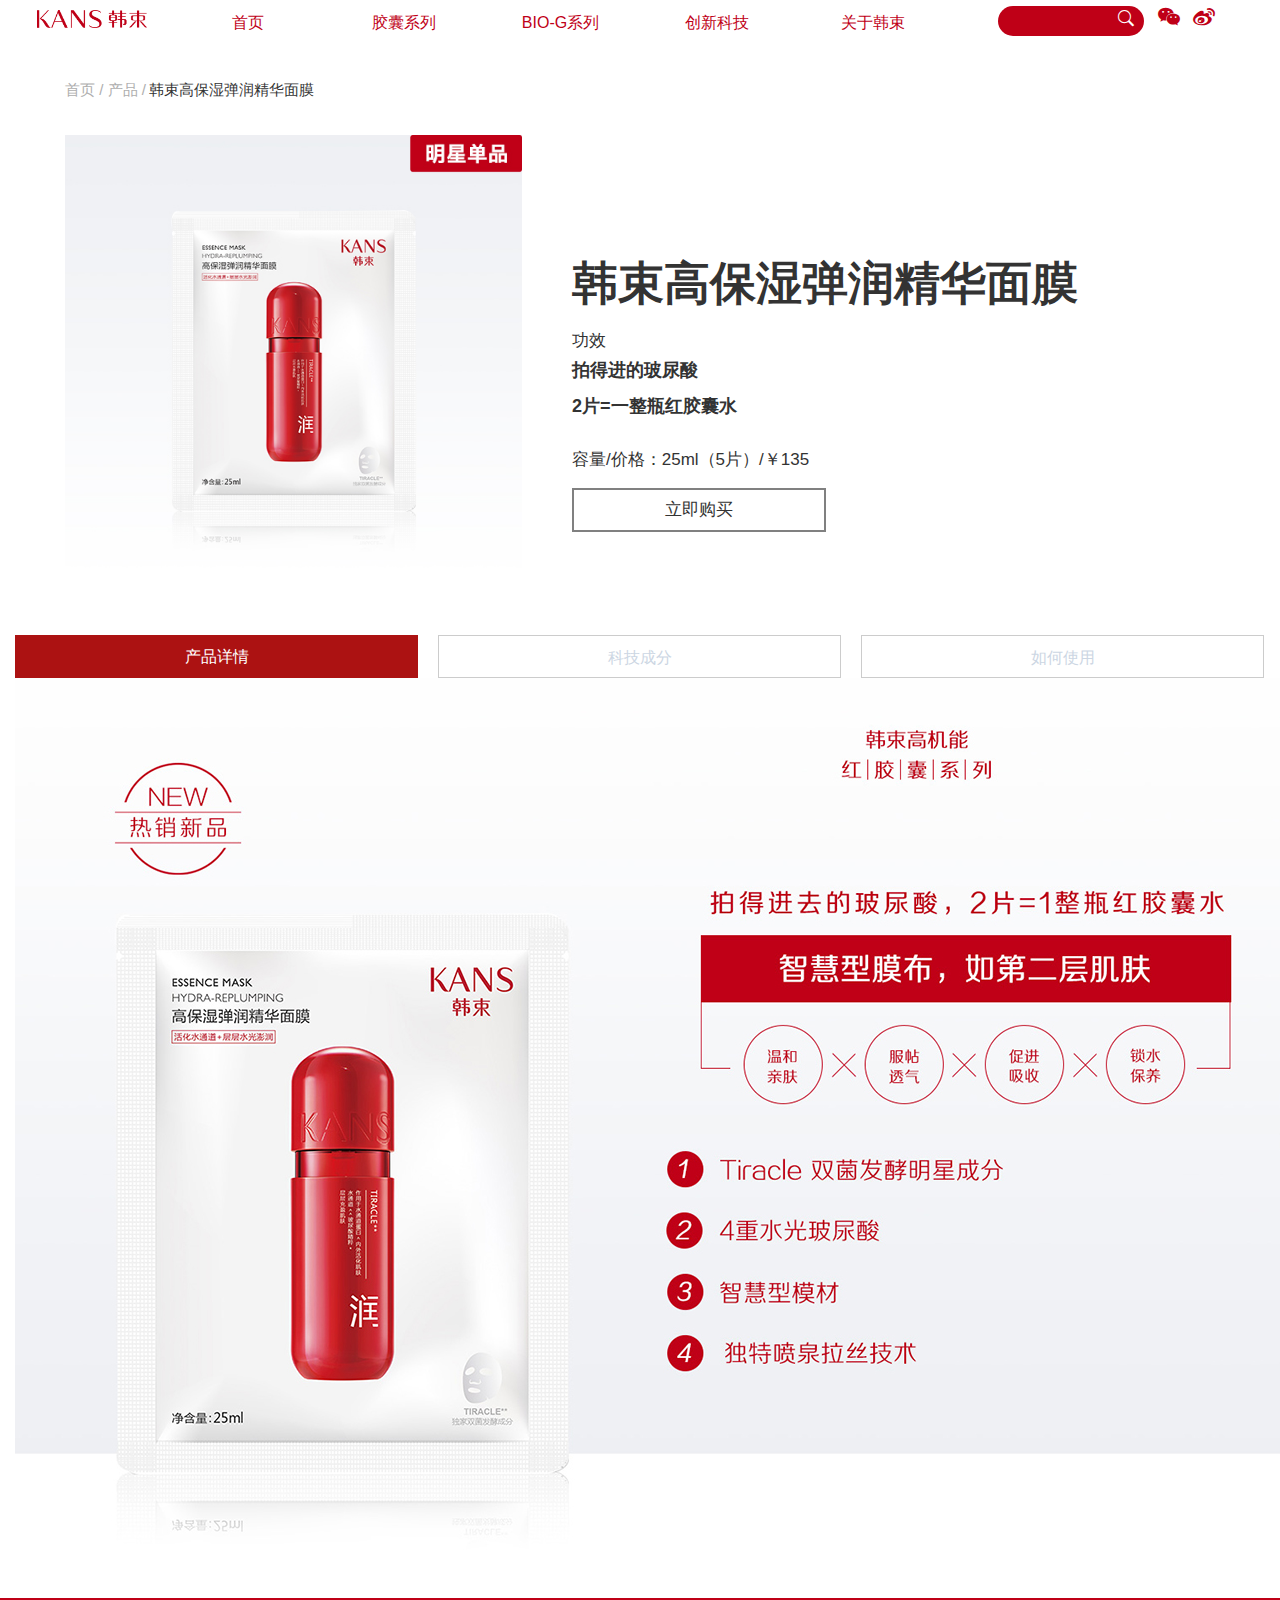
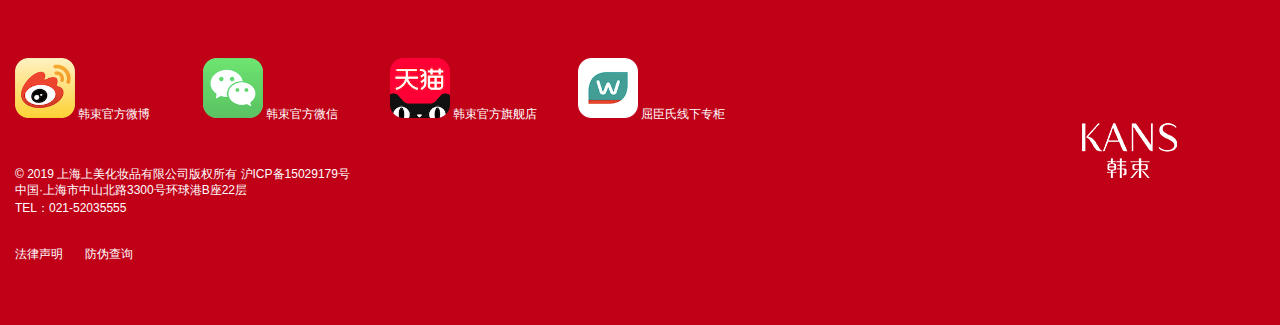
<file: mianmo.html>
<!DOCTYPE html>
<html lang="en">

<head>
    <meta charset="UTF-8">
    <meta name="viewport" content="width=device-width, initial-scale=1.0">
    <title data-vue-meta="true">韩束官方网站</title>
    <link rel="stylesheet" href="./css/mianmo.css">
    <link rel="stylesheet" href="./css/reset.css">
    <link rel="stylesheet" href="./css/common.css">
</head>

<body>

    <!-- 头部导航 -->
    <div class="header">
        <div class="container">
            <ul>
                <li>
                    <a href="">
                        <img src="./images/logo.png" alt="">
                    </a>
                </li>
                <li>
                    <span>首页</span>
                </li>
                <li>
                    <span>胶囊系列</span>
                </li>
                <li>
                    <span>BIO-G系列</span>
                </li>
                <li>
                    <span>创新科技</span>
                </li>
                <li class="q">
                    <span>关于韩束</span>
                    <p style="display: none;">品牌新闻</p>
                    <p style="display: none;">品牌视频</p>
                </li>
            </ul>
            <div class="input">
                <input type="text">
                <i class="iconfont" id="one">&#xe517;</i>
                <i class="iconfont">&#xe610;</i>
                <i class="iconfont">&#xe63e;</i>
            </div>
        </div>
    </div>
    <!-- 中间购买部分 -->
    <div class="banner">
        <div class="container">
            <div class="top">
                <span>首页 / 产品 /</span>
                <span>韩束高保湿弹润精华面膜</span>
            </div>
            <div class="bottom">
                <img src="./images/content/content-01.jpg" alt="">
                <h1>韩束高保湿弹润精华面膜</h1>
                <span class="yi">功效</span>
                <h2>
                    拍得进的玻尿酸<br>
                    2片=一整瓶红胶囊水
                </h2>
                <span class="er">容量/价格：25ml（5片）/￥135</span>
                <p>立即购买</p>
            </div>
        </div>
    </div>
    <!-- tab切换部分 -->
    <div class="tab">
        <div class="container">
            <div class="top">
                <ul>
                    <li>产品详情</li>
                    <li>科技成分</li>
                    <li>如何使用</li>
                </ul>
            </div>
            <div class="bottom">
                <img src="./images/content/content2-01.jpg" alt="">
                <img src="./images/content/content2-02.jpg" alt="" style="display: none;">
                <img src="./images/content/content2-03.jpg" alt="" style="display: none;">
            </div>
        </div>
    </div>
    <!-- 底部 -->
    <div class="footer">
        <div class="container">
            <ul>
                <li>
                    <a href="">
                        <img src="./images/footer-weibo.png" alt="">
                    </a>
                    <span>韩束官方微博</span>
                </li>
                <li>
                    <a href="">
                        <img src="./images/footer-weixin.png" alt="">
                    </a>
                    <span>韩束官方微信</span>
                </li>
                <li>
                    <a href="">
                        <img src="./images/footer-tianmao.png" alt="">
                    </a>
                    <span>韩束官方旗舰店</span>
                </li>
                <li>
                    <a href="">
                        <img src="./images/footer-w.png" alt="">
                    </a>
                    <span>屈臣氏线下专柜</span>
                </li>
            </ul>
            <p class="one">© 2019 上海上美化妆品有限公司版权所有 沪ICP备15029179号</p>
            <p class="two">中国·上海市中山北路3300号环球港B座22层</p>
            <p class="three">TEL：021-52035555</p>
            <img class="special" src="./images/footer-logo.png" alt="">
            <a href="" class="s">法律声明</a>
            <a href="" class="c">防伪查询</a>
        </div>
    </div>

    <script src="./lib/jquery-3.4.1.min.js"></script>
    <script src="./js/animate.js"></script>
    <script src="./js/mianmo.js"></script>
</body>

</html>
</file>
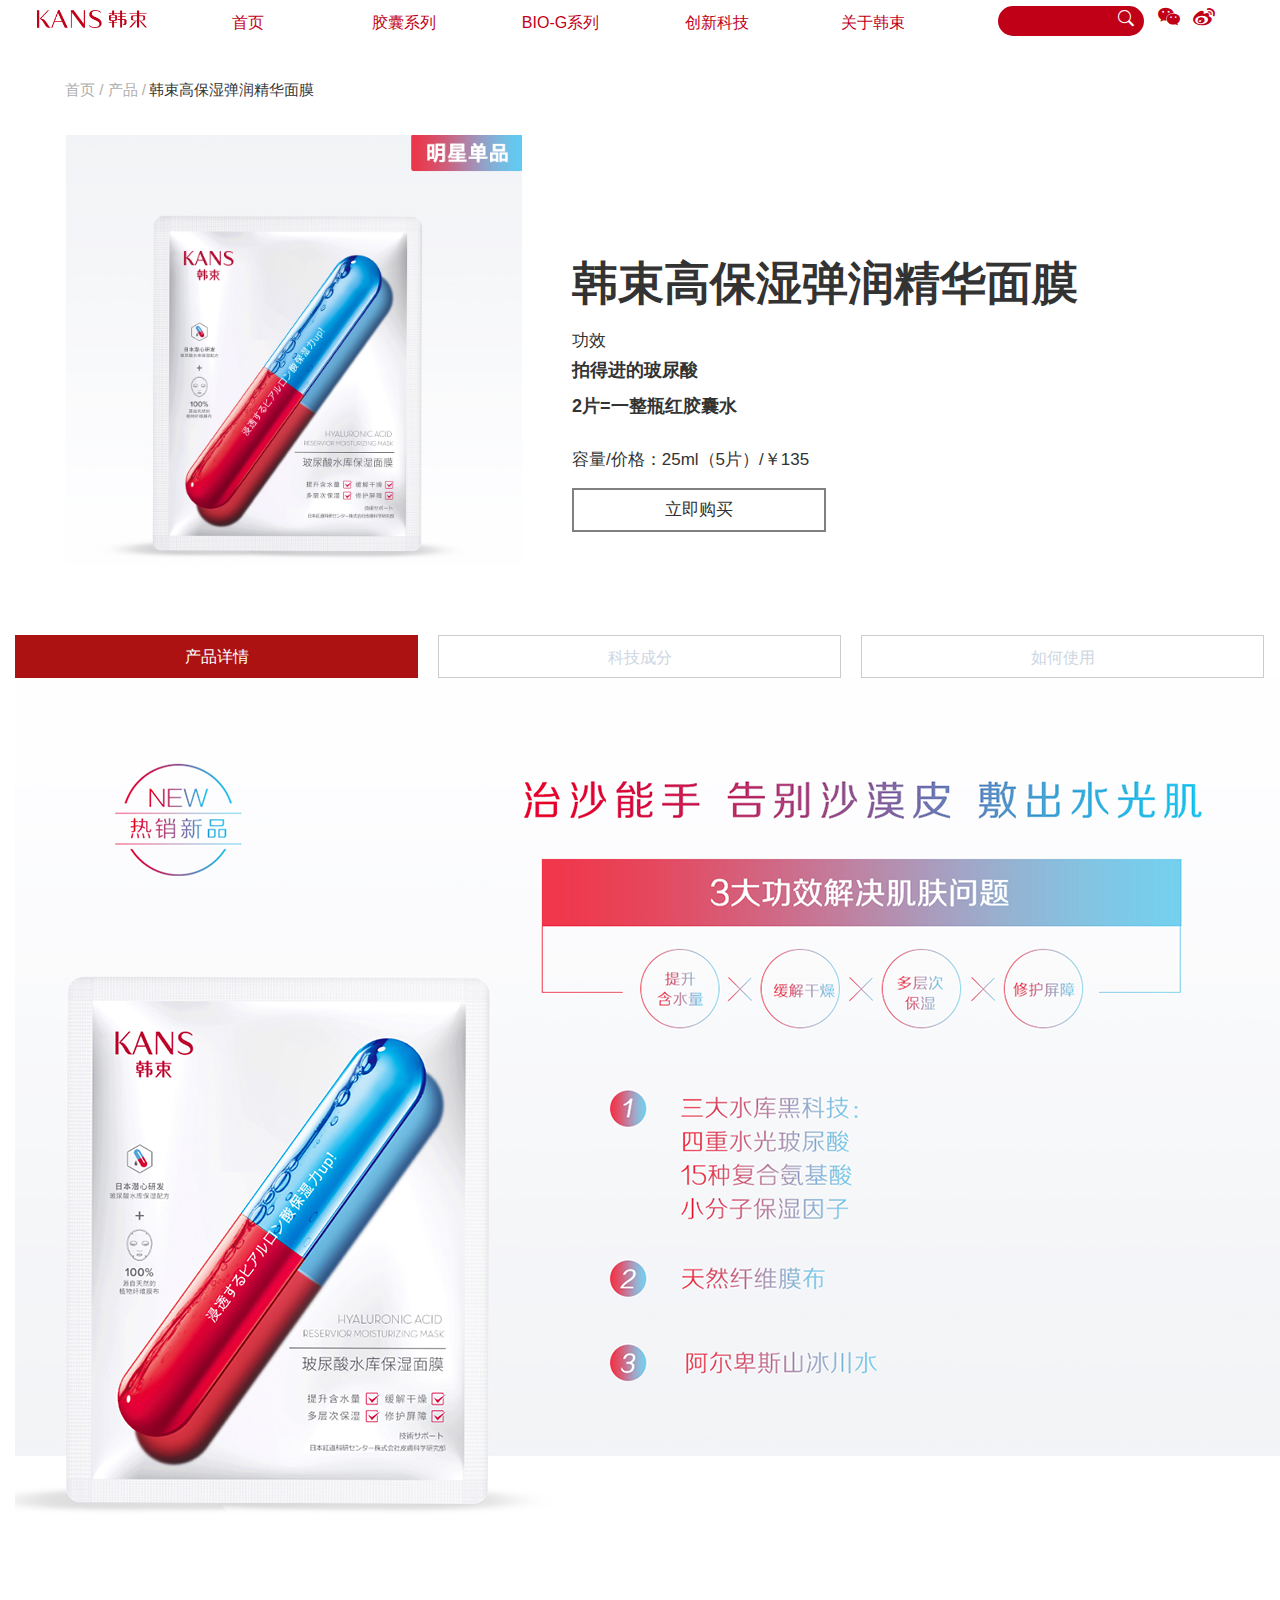
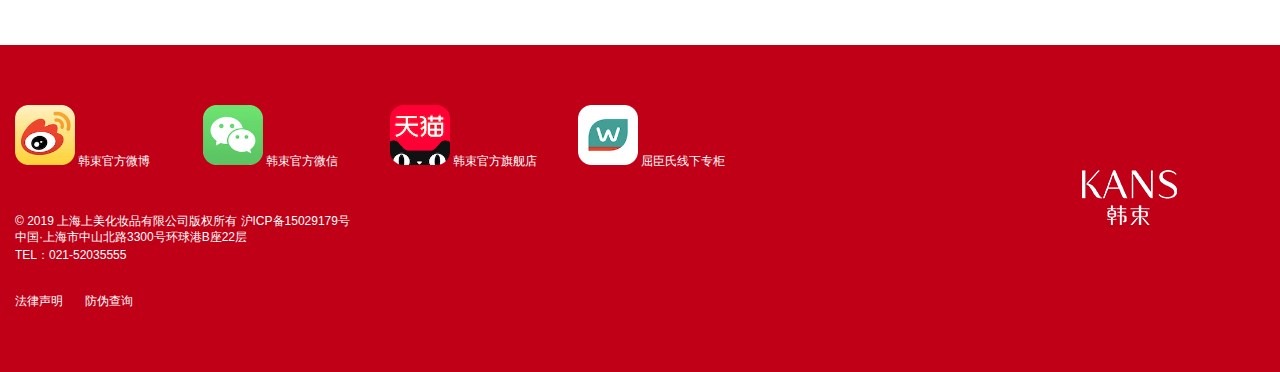
<file: mianmo02.html>
<!DOCTYPE html>
<html lang="en">

<head>
    <meta charset="UTF-8">
    <meta name="viewport" content="width=device-width, initial-scale=1.0">
    <title data-vue-meta="true">韩束官方网站</title>
    <link rel="stylesheet" href="./css/mianmo.css">
    <link rel="stylesheet" href="./css/reset.css">
    <link rel="stylesheet" href="./css/common.css">
</head>

<body>

    <!-- 头部导航 -->
    <div class="header">
        <div class="container">
            <ul>
                <li>
                    <a href="">
                        <img src="./images/logo.png" alt="">
                    </a>
                </li>
                <li>
                    <span>首页</span>
                </li>
                <li class="cachet">
                    <span>胶囊系列</span>

                </li>
                <li class="bing">
                    <span>BIO-G系列</span>
                </li>
                <li>
                    <span>创新科技</span>
                </li>
                <li class="about">
                    <span>关于韩束</span>

                </li>
            </ul>
            <div class="input">
                <input type="text">
                <i class="iconfont" id="one">&#xe517;</i>
                <i class="iconfont">&#xe610;</i>
                <i class="iconfont">&#xe63e;</i>
            </div>
        </div>

        <div class="box" style="display: none;">
            <p>品牌新闻</p>
            <p>品牌视频</p>
        </div>
        <div class="bigbox" style="display: none;">
            <div class="one">
                <span>产品类型</span>
                <ul>
                    <li>
                        <span>&gt;&nbsp;&nbsp; 肌底液</span>
                    </li>
                    <li>
                        <span>&gt;&nbsp;&nbsp; 精华水</span>
                    </li>
                    <li>
                        <span>&gt;&nbsp;&nbsp; 精华液</span>
                    </li>
                    <li>
                        <span>&gt;&nbsp;&nbsp; 乳液</span>
                    </li>
                    <li>
                        <span>&gt;&nbsp;&nbsp; 眼霜</span>
                    </li>
                    <li>
                        <span>&gt;&nbsp;&nbsp; 面霜</span>
                    </li>
                    <li>
                        <span>&gt;&nbsp;&nbsp; 面膜</span>
                    </li>
                </ul>
            </div>
            <div class="two">
                <span>肌肤需求</span>
                <ul>
                    <li>
                        <span>&gt;&nbsp;&nbsp; 柔润保湿</span>
                    </li>
                    <li>
                        <span>&gt;&nbsp;&nbsp; 晶透亮白</span>
                    </li>
                    <li>
                        <span>&gt;&nbsp;&nbsp; 抗老紧致</span>
                    </li>
                    <li>
                        <span>&gt;&nbsp;&nbsp; 舒眠修护</span>
                    </li>

                </ul>
            </div>
            <div class="three">
                <span>明星系列</span>
                <ul>
                    <li>
                        <span>&gt;&nbsp;&nbsp; 红胶囊系列</span>
                    </li>
                    <li>
                        <span>&gt;&nbsp;&nbsp; 蓝胶囊系列</span>
                    </li>
                    <li>
                        <span>&gt;&nbsp;&nbsp; 绿胶囊系列</span>
                    </li>
                    <li>
                        <span>&gt;&nbsp;&nbsp; 紫胶囊系列</span>
                    </li>
                    <li>
                        <span>&gt;&nbsp;&nbsp; 银胶囊系列</span>
                    </li>
                    <li>
                        <span>&gt;&nbsp;&nbsp; 红胶囊系列面膜</span>
                    </li>
                </ul>
            </div>
            <div class="four">
                <span>老产品系列</span>

            </div>
        </div>
        <div class="smallbox" style="display: none;">
            <div class="one">
                <span>肌肤需求</span>
                <ul>
                    <li>
                        <span>&gt;&nbsp;&nbsp; 柔润保湿</span>
                    </li>
                    <li>
                        <span>&gt;&nbsp;&nbsp; 晶透亮白</span>
                    </li>
                    <li>
                        <span>&gt;&nbsp;&nbsp; 抗老紧致</span>
                    </li>

                </ul>
            </div>
            <div class="two">
                <span>明星系列</span>
                <ul>
                    <li>
                        <span>&gt;&nbsp;&nbsp; 聚时光系列</span>
                    </li>
                    <li>
                        <span>&gt;&nbsp;&nbsp; 巨水光系列</span>
                    </li>
                    <li>
                        <span>&gt;&nbsp;&nbsp; 聚光白系列</span>
                    </li>
                    <li>
                        <span>&gt;&nbsp;&nbsp; 雪白肌系列</span>
                    </li>
                    <li>
                        <span>&gt;&nbsp;&nbsp; 巨补水系列</span>
                    </li>
                    <li>
                        <span>&gt;&nbsp;&nbsp; 百搭小蓝瓶</span>
                    </li>
                    <li>
                        <span>&gt;&nbsp;&nbsp; 洁面系列</span>
                    </li>
                </ul>
            </div>
        </div>
    </div>
    <!-- 中间购买部分 -->
    <div class="banner">
        <div class="container">
            <div class="top">
                <span>首页 / 产品 /</span>
                <span>韩束高保湿弹润精华面膜</span>
            </div>
            <div class="bottom">
                <img src="./images/mianmo02/content-01.jpg" alt="">
                <h1>韩束高保湿弹润精华面膜</h1>
                <span class="yi">功效</span>
                <h2>
                    拍得进的玻尿酸<br>
                    2片=一整瓶红胶囊水
                </h2>
                <span class="er">容量/价格：25ml（5片）/￥135</span>
                <p>立即购买</p>
            </div>
        </div>
    </div>
    <!-- tab切换部分 -->
    <div class="tab">
        <div class="container">
            <div class="top">
                <ul>
                    <li>产品详情</li>
                    <li>科技成分</li>
                    <li>如何使用</li>
                </ul>
            </div>
            <div class="bottom">
                <img src="./images/mianmo02/content02-01.jpg" alt="">
                <img src="./images/mianmo02/content02-02.jpg" alt="" style="display: none;">
                <img src="./images/mianmo02/content02-03.jpg" alt="" style="display: none;">
            </div>
        </div>
    </div>
    <!-- 底部 -->
    <div class="footer">
        <div class="container">
            <ul>
                <li>
                    <a href="">
                        <img src="./images/footer-weibo.png" alt="">
                    </a>
                    <span>韩束官方微博</span>
                </li>
                <li>
                    <a href="">
                        <img src="./images/footer-weixin.png" alt="">
                    </a>
                    <span>韩束官方微信</span>
                </li>
                <li>
                    <a href="">
                        <img src="./images/footer-tianmao.png" alt="">
                    </a>
                    <span>韩束官方旗舰店</span>
                </li>
                <li>
                    <a href="">
                        <img src="./images/footer-w.png" alt="">
                    </a>
                    <span>屈臣氏线下专柜</span>
                </li>
            </ul>
            <p class="one">© 2019 上海上美化妆品有限公司版权所有 沪ICP备15029179号</p>
            <p class="two">中国·上海市中山北路3300号环球港B座22层</p>
            <p class="three">TEL：021-52035555</p>
            <img class="special" src="./images/footer-logo.png" alt="">
            <a href="" class="s">法律声明</a>
            <a href="" class="c">防伪查询</a>
        </div>
    </div>

    <script src="./lib/jquery-3.4.1.min.js"></script>
    <script src="./js/animate.js"></script>
    <script src="./js/mianmo.js"></script>
</body>

</html>
</file>
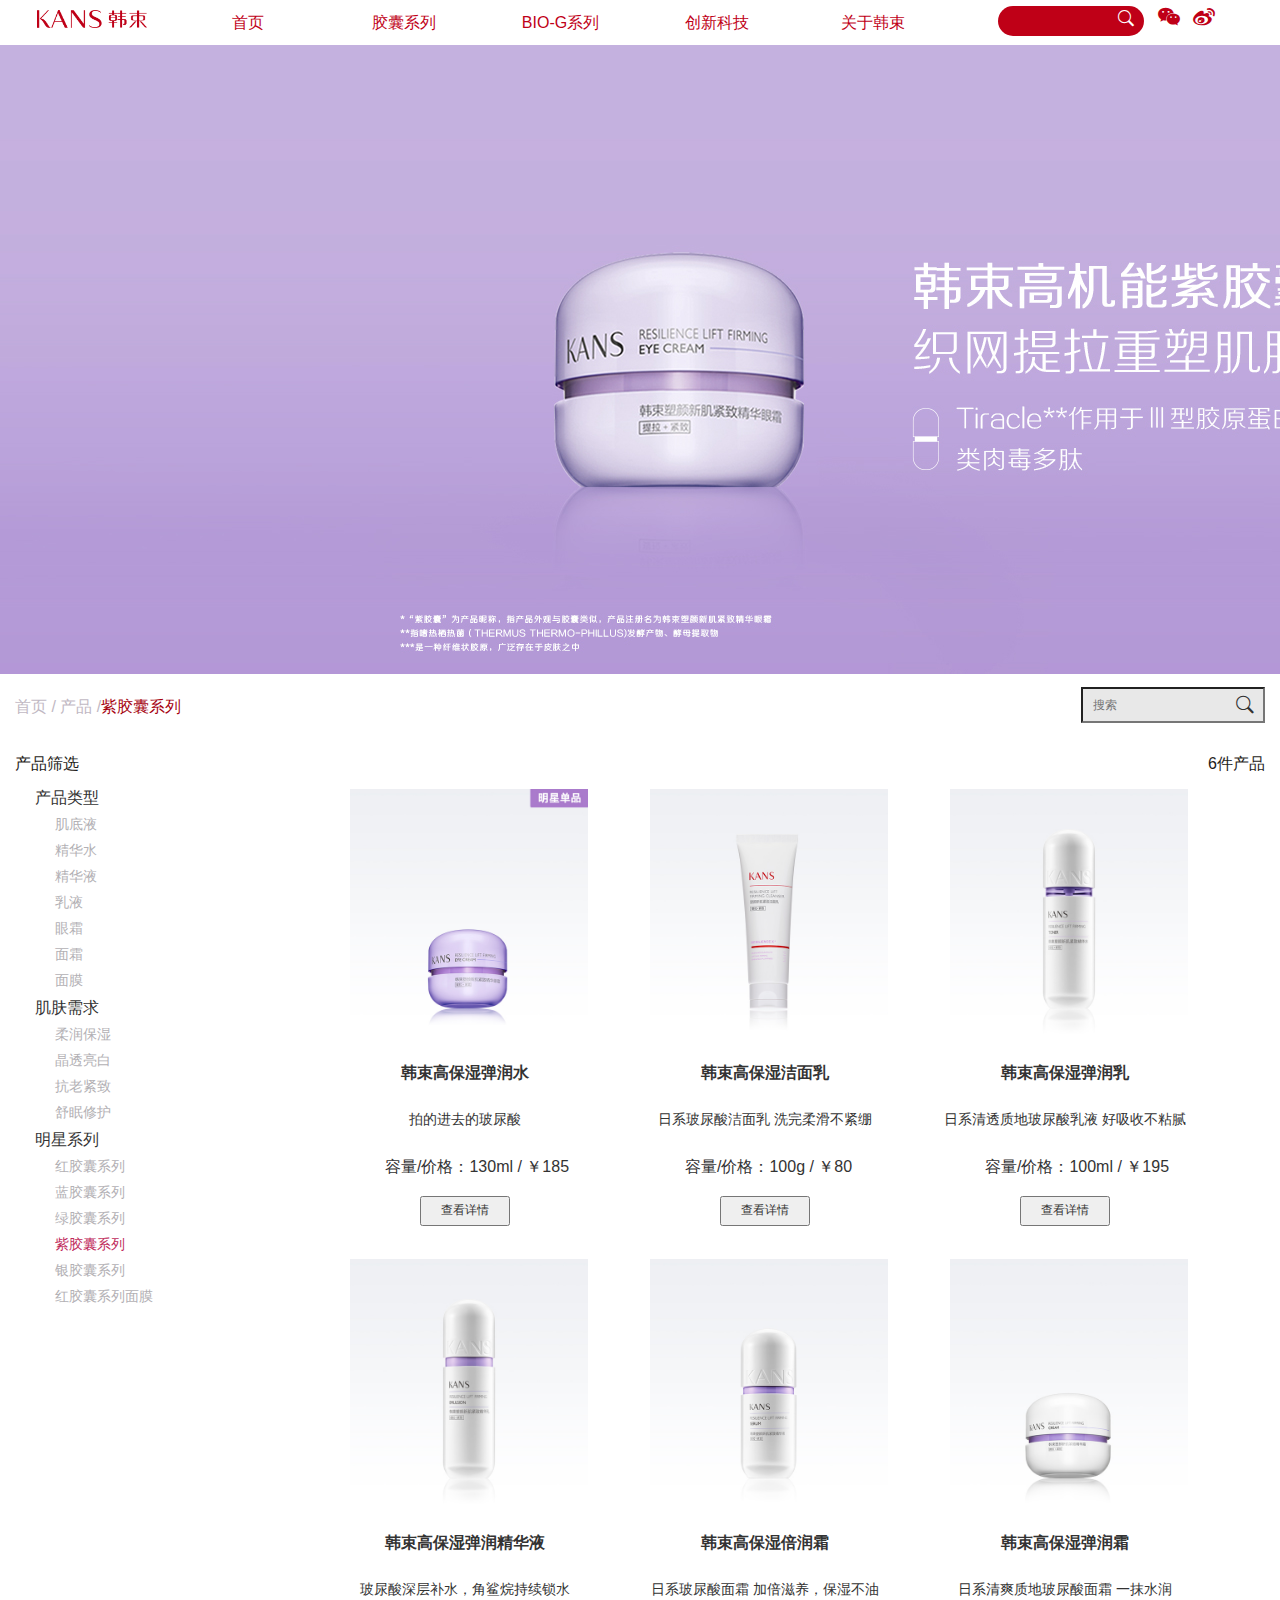
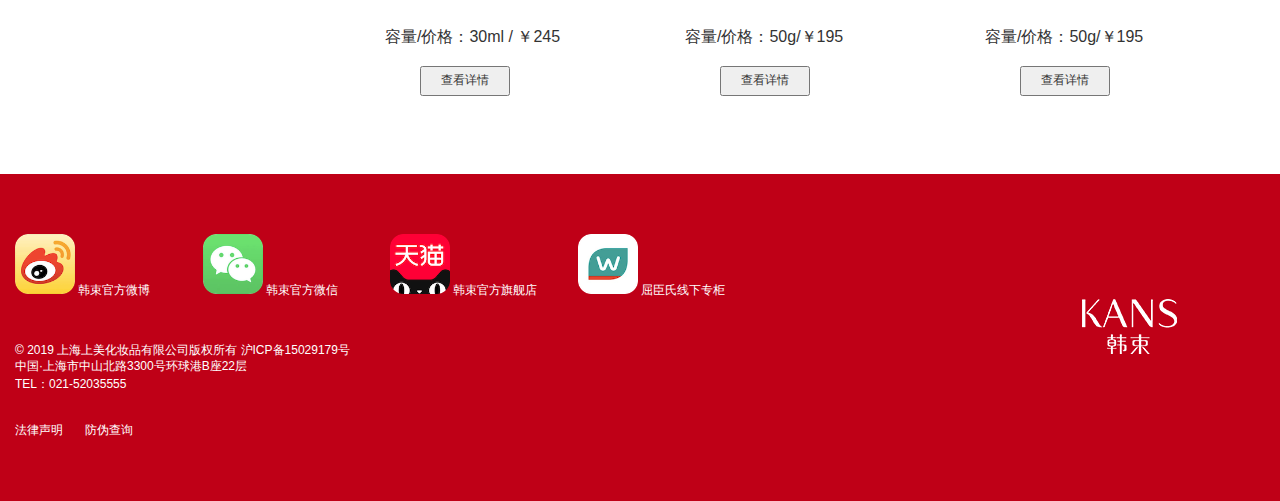
<file: purple.html>
<!DOCTYPE html>
<html lang="en">

<head>
    <meta charset="UTF-8">
    <meta name="viewport" content="width=device-width, initial-scale=1.0">
    <title data-vue-meta="true">韩束官方网站</title>
    <link rel="stylesheet" href="./css/common.css">
    <link rel="stylesheet" href="./css/reset.css">
    <link rel="stylesheet" href="./css/purple.css">
</head>

<body>
    <!-- 头部 -->
    <div class="header">
        <div class="container">
            <ul>
                <li>
                    <a href="">
                        <img src="./images/logo.png" alt="">
                    </a>
                </li>
                <li>
                    <span>首页</span>
                </li>
                <li class="cachet">
                    <span>胶囊系列</span>

                </li>
                <li class="bing">
                    <span>BIO-G系列</span>
                </li>
                <li>
                    <span>创新科技</span>
                </li>
                <li class="about">
                    <span>关于韩束</span>

                </li>
            </ul>
            <div class="input">
                <input type="text">
                <i class="iconfont" id="one">&#xe517;</i>
                <i class="iconfont">&#xe610;</i>
                <i class="iconfont">&#xe63e;</i>
            </div>
        </div>

        <div class="box" style="display: none;">
            <p>品牌新闻</p>
            <p>品牌视频</p>
        </div>
        <div class="bigbox" style="display: none;">
            <div class="one">
                <span>产品类型</span>
                <ul>
                    <li>
                        <span>&gt;&nbsp;&nbsp; 肌底液</span>
                    </li>
                    <li>
                        <span>&gt;&nbsp;&nbsp; 精华水</span>
                    </li>
                    <li>
                        <span>&gt;&nbsp;&nbsp; 精华液</span>
                    </li>
                    <li>
                        <span>&gt;&nbsp;&nbsp; 乳液</span>
                    </li>
                    <li>
                        <span>&gt;&nbsp;&nbsp; 眼霜</span>
                    </li>
                    <li>
                        <span>&gt;&nbsp;&nbsp; 面霜</span>
                    </li>
                    <li>
                        <span>&gt;&nbsp;&nbsp; 面膜</span>
                    </li>
                </ul>
            </div>
            <div class="two">
                <span>肌肤需求</span>
                <ul>
                    <li>
                        <span>&gt;&nbsp;&nbsp; 柔润保湿</span>
                    </li>
                    <li>
                        <span>&gt;&nbsp;&nbsp; 晶透亮白</span>
                    </li>
                    <li>
                        <span>&gt;&nbsp;&nbsp; 抗老紧致</span>
                    </li>
                    <li>
                        <span>&gt;&nbsp;&nbsp; 舒眠修护</span>
                    </li>

                </ul>
            </div>
            <div class="three">
                <span>明星系列</span>
                <ul>
                    <li>
                        <a href="">
                            <span>&gt;&nbsp;&nbsp; 红胶囊系列</span>
                        </a>
                    </li>
                    <li>
                        <span>&gt;&nbsp;&nbsp; 蓝胶囊系列</span>
                    </li>
                    <li>
                        <span>&gt;&nbsp;&nbsp; 绿胶囊系列</span>
                    </li>
                    <li>
                        <span>&gt;&nbsp;&nbsp; 紫胶囊系列</span>
                    </li>
                    <li>
                        <span>&gt;&nbsp;&nbsp; 银胶囊系列</span>
                    </li>
                    <li>
                        <span>&gt;&nbsp;&nbsp; 红胶囊系列面膜</span>
                    </li>
                </ul>
            </div>
            <div class="four">
                <span>老产品系列</span>

            </div>
        </div>
        <div class="smallbox" style="display: none;">
            <div class="one">
                <span>肌肤需求</span>
                <ul>
                    <li>
                        <span>&gt;&nbsp;&nbsp; 柔润保湿</span>
                    </li>
                    <li>
                        <span>&gt;&nbsp;&nbsp; 晶透亮白</span>
                    </li>
                    <li>
                        <span>&gt;&nbsp;&nbsp; 抗老紧致</span>
                    </li>

                </ul>
            </div>
            <div class="two">
                <span>明星系列</span>
                <ul>
                    <li>
                        <span>&gt;&nbsp;&nbsp; 聚时光系列</span>
                    </li>
                    <li>
                        <span>&gt;&nbsp;&nbsp; 巨水光系列</span>
                    </li>
                    <li>
                        <span>&gt;&nbsp;&nbsp; 聚光白系列</span>
                    </li>
                    <li>
                        <span>&gt;&nbsp;&nbsp; 雪白肌系列</span>
                    </li>
                    <li>
                        <span>&gt;&nbsp;&nbsp; 巨补水系列</span>
                    </li>
                    <li>
                        <span>&gt;&nbsp;&nbsp; 百搭小蓝瓶</span>
                    </li>
                    <li>
                        <span>&gt;&nbsp;&nbsp; 洁面系列</span>
                    </li>
                </ul>
            </div>
        </div>
    </div>
    <div class="photo">
        <img src="./images/purple/purple01.jpg" alt="">
    </div>
    <div class="banner">
        <div class="container">
            <div class="top">
                <span>首页 / 产品 / </span>
                <span style="color: #a5000e;">紫胶囊系列</span>
                <input type="text" placeholder="搜索">
                <i class="iconfont">&#xe517;</i>
            </div>
            <div class="bottom">
                <div class="top">
                    <span>产品筛选</span>
                    <p>6件产品</p>
                </div>
                <div class="left">
                    <span>产品类型</span>
                    <ul>
                        <li>肌底液</li>
                        <li>精华水</li>
                        <li>精华液</li>
                        <li>乳液</li>
                        <li>眼霜</li>
                        <li>面霜</li>
                        <li>面膜</li>
                    </ul>
                    <span>肌肤需求</span>
                    <ul>
                        <li>柔润保湿</li>
                        <li>晶透亮白</li>
                        <li>抗老紧致</li>
                        <li>舒眠修护</li>
                    </ul>
                    <span>明星系列</span>
                    <ul>
                        <li>红胶囊系列</li>
                        <li>蓝胶囊系列</li>
                        <li>绿胶囊系列</li>
                        <li style="color: #c0295a;">紫胶囊系列</li>
                        <li>银胶囊系列</li>
                        <li>红胶囊系列面膜</li>
                    </ul>
                </div>
                <div class="right">
                    <ul>
                        <li>
                            <img src="./images/purple/purple02-01.jpg" alt="">
                            <h2>韩束高保湿弹润水</h2>
                            <p>拍的进去的玻尿酸</p>
                            <span>容量/价格：130ml / ￥185</span>
                            <button>查看详情</button>
                        </li>
                        <li>
                            <img src="./images/purple/purple02-02.jpg" alt="">
                            <h2>韩束高保湿洁面乳</h2>
                            <p>日系玻尿酸洁面乳 洗完柔滑不紧绷</p>
                            <span>容量/价格：100g / ￥80</span>
                            <button>查看详情</button>
                        </li>
                        <li>
                            <img src="./images/purple/pruple02-03.jpg" alt="">
                            <h2>韩束高保湿弹润乳</h2>
                            <p>日系清透质地玻尿酸乳液 好吸收不粘腻</p>
                            <span>容量/价格：100ml / ￥195</span>
                            <button>查看详情</button>
                        </li>
                        <li>
                            <img src="./images/purple/purple02-04.jpg" alt="">
                            <h2>韩束高保湿弹润精华液</h2>
                            <p>玻尿酸深层补水，角鲨烷持续锁水 </p>
                            <span>容量/价格：30ml / ￥245</span>
                            <button>查看详情</button>
                        </li>
                        <li>
                            <img src="./images/purple/purple02-05.jpg" alt="">
                            <h2>韩束高保湿倍润霜</h2>
                            <p>日系玻尿酸面霜 加倍滋养，保湿不油</p>
                            <span>容量/价格：50g/￥195</span>
                            <button>查看详情</button>
                        </li>
                        <li>
                            <img src="./images/purple/purple02-06.jpg" alt="">
                            <h2>韩束高保湿弹润霜</h2>
                            <p>日系清爽质地玻尿酸面霜 一抹水润</p>
                            <span>容量/价格：50g/￥195</span>
                            <button>查看详情</button>
                        </li>

                    </ul>
                </div>
            </div>
        </div>
    </div>

    <!-- 底部 -->
    <div class="footer">
        <div class="container">
            <ul>
                <li>
                    <a href="">
                        <img src="./images/footer-weibo.png" alt="">
                    </a>
                    <span>韩束官方微博</span>
                </li>
                <li>
                    <a href="">
                        <img src="./images/footer-weixin.png" alt="">
                    </a>
                    <span>韩束官方微信</span>
                </li>
                <li>
                    <a href="">
                        <img src="./images/footer-tianmao.png" alt="">
                    </a>
                    <span>韩束官方旗舰店</span>
                </li>
                <li>
                    <a href="">
                        <img src="./images/footer-w.png" alt="">
                    </a>
                    <span>屈臣氏线下专柜</span>
                </li>
            </ul>
            <p class="one">© 2019 上海上美化妆品有限公司版权所有 沪ICP备15029179号</p>
            <p class="two">中国·上海市中山北路3300号环球港B座22层</p>
            <p class="three">TEL：021-52035555</p>
            <img class="special" src="./images/footer-logo.png" alt="">
            <a href="" class="s">法律声明</a>
            <a href="" class="c">防伪查询</a>
        </div>
    </div>
    <script src="./lib/jquery-3.4.1.min.js"></script>
    <script src="./js/red.js"></script>
</body>

</html>
</file>
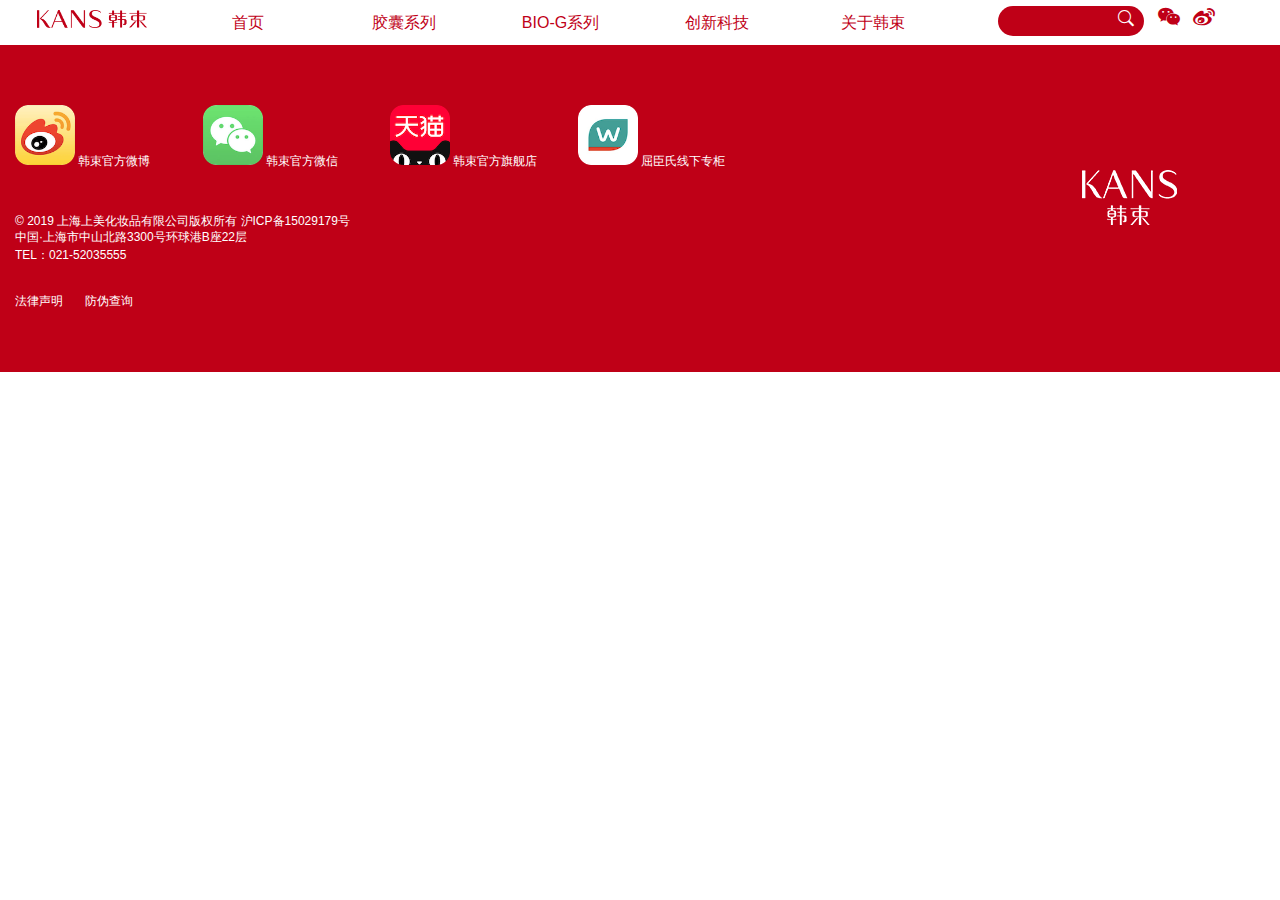
<file: red.html>
<!DOCTYPE html>
<html lang="en">

<head>
    <meta charset="UTF-8">
    <meta name="viewport" content="width=device-width, initial-scale=1.0">
    <title data-vue-meta="true">韩束官方网站</title>
    <link rel="stylesheet" href="./css/common.css">
    <link rel="stylesheet" href="./css/reset.css">
    <link rel="stylesheet" href="./css/red.css">
</head>

<body>
    <!-- 头部 -->
    <div class="header">
        <div class="container">
            <ul>
                <li>
                    <a href="">
                        <img src="./images/logo.png" alt="">
                    </a>
                </li>
                <li>
                    <span>首页</span>
                </li>
                <li class="cachet">
                    <span>胶囊系列</span>

                </li>
                <li class="bing">
                    <span>BIO-G系列</span>
                </li>
                <li>
                    <span>创新科技</span>
                </li>
                <li class="about">
                    <span>关于韩束</span>

                </li>
            </ul>
            <div class="input">
                <input type="text">
                <i class="iconfont" id="one">&#xe517;</i>
                <i class="iconfont">&#xe610;</i>
                <i class="iconfont">&#xe63e;</i>
            </div>
        </div>

        <div class="box" style="display: none;">
            <p>品牌新闻</p>
            <p>品牌视频</p>
        </div>
        <div class="bigbox" style="display: none;">
            <div class="one">
                <span>产品类型</span>
                <ul>
                    <li>
                        <span>&gt;&nbsp;&nbsp; 肌底液</span>
                    </li>
                    <li>
                        <span>&gt;&nbsp;&nbsp; 精华水</span>
                    </li>
                    <li>
                        <span>&gt;&nbsp;&nbsp; 精华液</span>
                    </li>
                    <li>
                        <span>&gt;&nbsp;&nbsp; 乳液</span>
                    </li>
                    <li>
                        <span>&gt;&nbsp;&nbsp; 眼霜</span>
                    </li>
                    <li>
                        <span>&gt;&nbsp;&nbsp; 面霜</span>
                    </li>
                    <li>
                        <span>&gt;&nbsp;&nbsp; 面膜</span>
                    </li>
                </ul>
            </div>
            <div class="two">
                <span>肌肤需求</span>
                <ul>
                    <li>
                        <span>&gt;&nbsp;&nbsp; 柔润保湿</span>
                    </li>
                    <li>
                        <span>&gt;&nbsp;&nbsp; 晶透亮白</span>
                    </li>
                    <li>
                        <span>&gt;&nbsp;&nbsp; 抗老紧致</span>
                    </li>
                    <li>
                        <span>&gt;&nbsp;&nbsp; 舒眠修护</span>
                    </li>

                </ul>
            </div>
            <div class="three">
                <span>明星系列</span>
                <ul>
                    <li>
                        <a href="">
                            <span>&gt;&nbsp;&nbsp; 红胶囊系列</span>
                        </a>
                    </li>
                    <li>
                        <span>&gt;&nbsp;&nbsp; 蓝胶囊系列</span>
                    </li>
                    <li>
                        <span>&gt;&nbsp;&nbsp; 绿胶囊系列</span>
                    </li>
                    <li>
                        <span>&gt;&nbsp;&nbsp; 紫胶囊系列</span>
                    </li>
                    <li>
                        <span>&gt;&nbsp;&nbsp; 银胶囊系列</span>
                    </li>
                    <li>
                        <span>&gt;&nbsp;&nbsp; 红胶囊系列面膜</span>
                    </li>
                </ul>
            </div>
            <div class="four">
                <span>老产品系列</span>

            </div>
        </div>
        <div class="smallbox" style="display: none;">
            <div class="one">
                <span>肌肤需求</span>
                <ul>
                    <li>
                        <span>&gt;&nbsp;&nbsp; 柔润保湿</span>
                    </li>
                    <li>
                        <span>&gt;&nbsp;&nbsp; 晶透亮白</span>
                    </li>
                    <li>
                        <span>&gt;&nbsp;&nbsp; 抗老紧致</span>
                    </li>

                </ul>
            </div>
            <div class="two">
                <span>明星系列</span>
                <ul>
                    <li>
                        <span>&gt;&nbsp;&nbsp; 聚时光系列</span>
                    </li>
                    <li>
                        <span>&gt;&nbsp;&nbsp; 巨水光系列</span>
                    </li>
                    <li>
                        <span>&gt;&nbsp;&nbsp; 聚光白系列</span>
                    </li>
                    <li>
                        <span>&gt;&nbsp;&nbsp; 雪白肌系列</span>
                    </li>
                    <li>
                        <span>&gt;&nbsp;&nbsp; 巨补水系列</span>
                    </li>
                    <li>
                        <span>&gt;&nbsp;&nbsp; 百搭小蓝瓶</span>
                    </li>
                    <li>
                        <span>&gt;&nbsp;&nbsp; 洁面系列</span>
                    </li>
                </ul>
            </div>
        </div>
    </div>


    <!-- 底部 -->
    <div class="footer">
        <div class="container">
            <ul>
                <li>
                    <a href="">
                        <img src="./images/footer-weibo.png" alt="">
                    </a>
                    <span>韩束官方微博</span>
                </li>
                <li>
                    <a href="">
                        <img src="./images/footer-weixin.png" alt="">
                    </a>
                    <span>韩束官方微信</span>
                </li>
                <li>
                    <a href="">
                        <img src="./images/footer-tianmao.png" alt="">
                    </a>
                    <span>韩束官方旗舰店</span>
                </li>
                <li>
                    <a href="">
                        <img src="./images/footer-w.png" alt="">
                    </a>
                    <span>屈臣氏线下专柜</span>
                </li>
            </ul>
            <p class="one">© 2019 上海上美化妆品有限公司版权所有 沪ICP备15029179号</p>
            <p class="two">中国·上海市中山北路3300号环球港B座22层</p>
            <p class="three">TEL：021-52035555</p>
            <img class="special" src="./images/footer-logo.png" alt="">
            <a href="" class="s">法律声明</a>
            <a href="" class="c">防伪查询</a>
        </div>
    </div>
    <script src="./lib/jquery-3.4.1.min.js"></script>
    <script src="./js/red.js"></script>
</body>

</html>
</file>
<file: css/common.css>
.container {
    position: relative;
    width: 1250px;
    margin: 0 auto;
}


.clearfix:before,
.clearfix:after {
    content: "";
    display: block;
}

.clearfix:after {
    clear: both;
}

.clearfix {
    *zoom: 1;
}



/* 字体图标 */

@font-face {
    font-family: "iconfont";
    src: url('../fonts/.eot?t=1587451985433');
    /* IE9 */
    src: url('../fonts/iconfont.eot?t=1587451985433#iefix') format('embedded-opentype'),
        /* IE6-IE8 */
        url('[data-uri]') format('woff2'),
        url('../fonts/iconfont.woff?t=1587451985433') format('woff'),
        url('../fonts/iconfont.ttf?t=1587451985433') format('truetype'),
        /* chrome, firefox, opera, Safari, Android, iOS 4.2+ */
        url('../fonts/iconfont.svg?t=1587451985433#iconfont') format('svg');
    /* iOS 4.1- */
}

.iconfont {
    font-family: "iconfont" !important;
    font-size: 16px;
    font-style: normal;
    -webkit-font-smoothing: antialiased;
    -moz-osx-font-smoothing: grayscale;
}

.icon-weixin:before {
    content: "\e610";
}

.icon-weibo:before {
    content: "\e63e";
}

.icon-sousuo:before {
    content: "\e517";
}
</file>
<file: css/index.css>
html,
body {
  margin: 0;
  padding: 0;
}

html .header,
body .header {
  position: relative;
  height: 45px;
  width: 100%;
}

html .header ul,
body .header ul {
  width: 935px;
  height: 45px;
}

html .header ul li,
body .header ul li {
  display: inline-block;
  width: 153px;
  line-height: 45px;
  text-align: center;
}

html .header ul li:hover,
body .header ul li:hover {
  border-bottom: 1px solid #bf0017;
}

html .header ul li span,
body .header ul li span {
  color: #bf0017;
  font-size: 16px;
}

html .header ul li:first-child img,
body .header ul li:first-child img {
  width: 110px;
  height: 18px;
}

html .header .box,
body .header .box {
  position: relative;
  width: 100px;
  height: 120px;
  background-color: #fff;
  margin-left: 1145px;
  z-index: 10;
}

html .header .box p,
body .header .box p {
  font-size: 16px;
  text-align: center;
  line-height: 60px;
  color: #808080;
}

html .header .bigbox,
body .header .bigbox {
  position: relative;
  width: 100%;
  height: 400px;
  background-color: #fff;
  z-index: 10;
}

html .header .bigbox .one,
body .header .bigbox .one {
  position: absolute;
  display: inline-block;
  width: 180px;
  height: 500px;
  top: 60px;
  left: 495px;
}

html .header .bigbox .one span,
body .header .bigbox .one span {
  color: #c71f33;
  font-size: 20px;
  margin-left: 30px;
}

html .header .bigbox .one ul > li,
body .header .bigbox .one ul > li {
  text-align: left;
  display: block;
  line-height: 36px;
}

html .header .bigbox .one ul > li:first-child,
body .header .bigbox .one ul > li:first-child {
  margin-top: 20px;
}

html .header .bigbox .one ul > li span,
body .header .bigbox .one ul > li span {
  font-size: 16px;
  color: #888888;
}

html .header .bigbox .two,
body .header .bigbox .two {
  position: absolute;
  display: inline-block;
  width: 180px;
  height: 500px;
  top: 60px;
  left: 730px;
}

html .header .bigbox .two span,
body .header .bigbox .two span {
  color: #c71f33;
  font-size: 20px;
  margin-left: 30px;
}

html .header .bigbox .two ul > li,
body .header .bigbox .two ul > li {
  text-align: left;
  display: block;
  line-height: 36px;
}

html .header .bigbox .two ul > li:first-child,
body .header .bigbox .two ul > li:first-child {
  margin-top: 20px;
}

html .header .bigbox .two ul > li span,
body .header .bigbox .two ul > li span {
  font-size: 16px;
  color: #888888;
}

html .header .bigbox .three,
body .header .bigbox .three {
  position: absolute;
  display: inline-block;
  width: 180px;
  height: 500px;
  top: 60px;
  left: 950px;
}

html .header .bigbox .three span,
body .header .bigbox .three span {
  color: #c71f33;
  font-size: 20px;
  margin-left: 30px;
}

html .header .bigbox .three ul > li,
body .header .bigbox .three ul > li {
  text-align: left;
  display: block;
  line-height: 36px;
}

html .header .bigbox .three ul > li:first-child,
body .header .bigbox .three ul > li:first-child {
  margin-top: 20px;
}

html .header .bigbox .three ul > li span,
body .header .bigbox .three ul > li span {
  font-size: 16px;
  color: #888888;
}

html .header .bigbox .four,
body .header .bigbox .four {
  position: absolute;
  display: inline-block;
  width: 180px;
  height: 500px;
  top: 60px;
  left: 1180px;
}

html .header .bigbox .four span,
body .header .bigbox .four span {
  color: #c71f33;
  font-size: 20px;
  margin-left: 30px;
}

html .header .smallbox,
body .header .smallbox {
  position: relative;
  width: 100%;
  height: 400px;
  background-color: #fff;
  z-index: 10;
}

html .header .smallbox .one,
body .header .smallbox .one {
  position: absolute;
  display: inline-block;
  width: 180px;
  height: 500px;
  top: 60px;
  left: 495px;
}

html .header .smallbox .one span,
body .header .smallbox .one span {
  color: #c71f33;
  font-size: 20px;
  margin-left: 30px;
}

html .header .smallbox .one ul > li,
body .header .smallbox .one ul > li {
  text-align: left;
  display: block;
  line-height: 36px;
}

html .header .smallbox .one ul > li:first-child,
body .header .smallbox .one ul > li:first-child {
  margin-top: 20px;
}

html .header .smallbox .one ul > li span,
body .header .smallbox .one ul > li span {
  font-size: 16px;
  color: #888888;
}

html .header .smallbox .two,
body .header .smallbox .two {
  position: absolute;
  display: inline-block;
  width: 180px;
  height: 500px;
  top: 60px;
  left: 730px;
}

html .header .smallbox .two span,
body .header .smallbox .two span {
  color: #c71f33;
  font-size: 20px;
  margin-left: 30px;
}

html .header .smallbox .two ul > li,
body .header .smallbox .two ul > li {
  text-align: left;
  display: block;
  line-height: 36px;
}

html .header .smallbox .two ul > li:first-child,
body .header .smallbox .two ul > li:first-child {
  margin-top: 20px;
}

html .header .smallbox .two ul > li span,
body .header .smallbox .two ul > li span {
  font-size: 16px;
  color: #888888;
}

html .header .input,
body .header .input {
  position: absolute;
  top: 5px;
  right: 50px;
}

html .header .input input,
body .header .input input {
  position: relative;
  background-color: #bf0017;
  border-radius: 20px;
  border: none;
  width: 126px;
  height: 30px;
  color: #fff;
  padding-left: 20px;
}

html .header .input #one,
body .header .input #one {
  position: absolute;
  top: 0;
  right: 80px;
  z-index: 1;
  color: #fff;
  font-size: 18px;
  margin-top: 3px;
}

html .header .input .iconfont,
body .header .input .iconfont {
  color: #bf0017;
  font-size: 22px;
  margin-left: 10px;
}

html .content,
body .content {
  width: 1903px;
  height: 900px;
  position: relative;
}

html .content .screen,
body .content .screen {
  width: 1903px;
  height: 900px;
  overflow: hidden;
  position: relative;
}

html .content .screen li,
body .content .screen li {
  width: 1903px;
  height: 900px;
  overflow: hidden;
  float: left;
}

html .content .screen ul,
body .content .screen ul {
  position: absolute;
  left: 0;
  top: 0px;
  width: 11418px;
}

html .content .left,
body .content .left {
  position: absolute;
  top: 50%;
  left: 15px;
  margin-top: -16px;
  width: 40px;
  height: 40px;
  z-index: 10;
  font-size: 20px;
  background-color: #e4e3db;
  border-radius: 50%;
  text-align: center;
  line-height: 40px;
  color: #fff;
  cursor: pointer;
}

html .content .left:hover,
body .content .left:hover {
  background-color: rgba(0, 0, 0, 0.3);
}

html .content .right,
body .content .right {
  position: absolute;
  top: 50%;
  right: 15px;
  margin-top: -16px;
  width: 40px;
  height: 40px;
  z-index: 10;
  font-size: 20px;
  background-color: #e4e3db;
  border-radius: 50%;
  text-align: center;
  line-height: 40px;
  color: #fff;
  cursor: pointer;
}

html .content .right:hover,
body .content .right:hover {
  background-color: rgba(0, 0, 0, 0.3);
}

html .list,
body .list {
  height: 585px;
  width: 100%;
  margin-top: 20px;
}

html .list ul,
body .list ul {
  margin: auto;
  width: 1112px;
  height: 544px;
}

html .list ul li,
body .list ul li {
  position: relative;
  display: inline-block;
  width: 255px;
  height: 255px;
  padding: 10px 10px;
}

html .list ul li:nth-child(-n+5),
body .list ul li:nth-child(-n+5) {
  margin-top: 5px;
}

html .list ul li img,
body .list ul li img {
  width: 100%;
  height: 100%;
  border-radius: 15px;
}

html .list ul li .up,
body .list ul li .up {
  position: absolute;
  top: 11px;
  left: 9px;
  width: 255px;
  height: 255px;
}

html .footer,
body .footer {
  position: relative;
  width: 100%;
  height: 327px;
  background-color: #bf0017;
}

html .footer ul,
body .footer ul {
  width: 750px;
  height: 60px;
}

html .footer ul li,
body .footer ul li {
  float: left;
  width: 25%;
  margin-top: 60px;
}

html .footer ul li span,
body .footer ul li span {
  color: #fff;
  vertical-align: middle;
}

html .footer ul li img,
body .footer ul li img {
  width: 60px;
  height: 60px;
}

html .footer .one,
body .footer .one {
  position: absolute;
  color: #fff;
  left: 0;
  top: 170px;
}

html .footer .two,
body .footer .two {
  position: absolute;
  color: #fff;
  left: 0;
  top: 186px;
}

html .footer .three,
body .footer .three {
  position: absolute;
  color: #fff;
  left: 0;
  top: 204px;
}

html .footer .s,
body .footer .s {
  position: absolute;
  color: #fff;
  left: 0;
  top: 250px;
}

html .footer .c,
body .footer .c {
  position: absolute;
  color: #fff;
  left: 70px;
  top: 250px;
}

html .footer .special,
body .footer .special {
  position: absolute;
  right: 85px;
  top: 120px;
}
/*# sourceMappingURL=index.css.map */
</file>
<file: css/blue.css>
* {
  margin: 0;
  padding: 0;
}

* .header {
  position: relative;
  height: 45px;
  width: 100%;
}

* .header ul {
  width: 935px;
  height: 45px;
}

* .header ul li {
  display: inline-block;
  width: 153px;
  line-height: 45px;
  text-align: center;
}

* .header ul li:hover {
  border-bottom: 1px solid #bf0017;
}

* .header ul li span {
  color: #bf0017;
  font-size: 16px;
}

* .header ul li:first-child img {
  width: 110px;
  height: 18px;
}

* .header .box {
  position: relative;
  width: 100px;
  height: 120px;
  background-color: #fff;
  margin-left: 1145px;
  z-index: 10;
}

* .header .box p {
  font-size: 16px;
  text-align: center;
  line-height: 60px;
  color: #808080;
}

* .header .bigbox {
  position: relative;
  width: 100%;
  height: 400px;
  background-color: #fff;
  z-index: 10;
}

* .header .bigbox .one {
  position: absolute;
  display: inline-block;
  width: 180px;
  height: 500px;
  top: 60px;
  left: 495px;
}

* .header .bigbox .one span {
  color: #c71f33;
  font-size: 20px;
  margin-left: 30px;
}

* .header .bigbox .one ul > li {
  text-align: left;
  display: block;
  line-height: 36px;
}

* .header .bigbox .one ul > li:first-child {
  margin-top: 20px;
}

* .header .bigbox .one ul > li span {
  font-size: 16px;
  color: #888888;
}

* .header .bigbox .two {
  position: absolute;
  display: inline-block;
  width: 180px;
  height: 500px;
  top: 60px;
  left: 730px;
}

* .header .bigbox .two span {
  color: #c71f33;
  font-size: 20px;
  margin-left: 30px;
}

* .header .bigbox .two ul > li {
  text-align: left;
  display: block;
  line-height: 36px;
}

* .header .bigbox .two ul > li:first-child {
  margin-top: 20px;
}

* .header .bigbox .two ul > li span {
  font-size: 16px;
  color: #888888;
}

* .header .bigbox .three {
  position: absolute;
  display: inline-block;
  width: 180px;
  height: 500px;
  top: 60px;
  left: 950px;
}

* .header .bigbox .three span {
  color: #c71f33;
  font-size: 20px;
  margin-left: 30px;
}

* .header .bigbox .three ul > li {
  text-align: left;
  display: block;
  line-height: 36px;
}

* .header .bigbox .three ul > li:first-child {
  margin-top: 20px;
}

* .header .bigbox .three ul > li span {
  font-size: 16px;
  color: #888888;
}

* .header .bigbox .four {
  position: absolute;
  display: inline-block;
  width: 180px;
  height: 500px;
  top: 60px;
  left: 1180px;
}

* .header .bigbox .four span {
  color: #c71f33;
  font-size: 20px;
  margin-left: 30px;
}

* .header .smallbox {
  position: relative;
  width: 100%;
  height: 400px;
  background-color: #fff;
  z-index: 10;
}

* .header .smallbox .one {
  position: absolute;
  display: inline-block;
  width: 180px;
  height: 500px;
  top: 60px;
  left: 495px;
}

* .header .smallbox .one span {
  color: #c71f33;
  font-size: 20px;
  margin-left: 30px;
}

* .header .smallbox .one ul > li {
  text-align: left;
  display: block;
  line-height: 36px;
}

* .header .smallbox .one ul > li:first-child {
  margin-top: 20px;
}

* .header .smallbox .one ul > li span {
  font-size: 16px;
  color: #888888;
}

* .header .smallbox .two {
  position: absolute;
  display: inline-block;
  width: 180px;
  height: 500px;
  top: 60px;
  left: 730px;
}

* .header .smallbox .two span {
  color: #c71f33;
  font-size: 20px;
  margin-left: 30px;
}

* .header .smallbox .two ul > li {
  text-align: left;
  display: block;
  line-height: 36px;
}

* .header .smallbox .two ul > li:first-child {
  margin-top: 20px;
}

* .header .smallbox .two ul > li span {
  font-size: 16px;
  color: #888888;
}

* .header .input {
  position: absolute;
  top: 5px;
  right: 50px;
}

* .header .input input {
  position: relative;
  background-color: #bf0017;
  border-radius: 20px;
  border: none;
  width: 126px;
  height: 30px;
  color: #fff;
  padding-left: 20px;
}

* .header .input #one {
  position: absolute;
  top: 0;
  right: 80px;
  z-index: 1;
  color: #fff;
  font-size: 18px;
  margin-top: 3px;
}

* .header .input .iconfont {
  color: #bf0017;
  font-size: 22px;
  margin-left: 10px;
}

* .photo {
  width: 1920px;
  height: 629px;
}

* .banner {
  width: 100%;
  height: 1550px;
}

* .banner .top {
  position: relative;
  width: 100%;
  height: 65px;
}

* .banner .top span {
  float: left;
  line-height: 65px;
  font-size: 16px;
  color: #c1b8c3;
}

* .banner .top input {
  float: right;
  width: 170px;
  height: 32px;
  background-color: #e8e8e8;
  padding-left: 10px;
  margin-top: 13px;
}

* .banner .top i {
  position: absolute;
  top: 20px;
  right: 10px;
  font-size: 20px;
}

* .banner .bottom .top {
  width: 100%;
  height: 50px;
}

* .banner .bottom .top span {
  float: left;
  line-height: 50px;
  color: #1e1d19;
}

* .banner .bottom .top p {
  float: right;
  color: #1e1d19;
  font-size: 16px;
  line-height: 50px;
}

* .banner .bottom .left {
  float: left;
  width: 260px;
  height: 100%;
  margin-left: 20px;
}

* .banner .bottom .left span {
  font-size: 16px;
}

* .banner .bottom .left ul > li {
  margin-left: 20px;
  color: #b2b0b4;
  font-size: 14px;
  padding-top: 10px;
}

* .banner .bottom .left ul > li:last-child {
  margin-bottom: 10px;
}

* .banner .bottom .right {
  float: left;
  width: 900px;
  height: 100%;
  margin-left: 20px;
}

* .banner .bottom .right ul {
  overflow: hidden;
  width: 100%;
}

* .banner .bottom .right ul li {
  float: left;
  width: 33.3333%;
  height: 470px;
}

* .banner .bottom .right ul li img {
  width: 238px;
  height: 261px;
  margin-left: 35px;
}

* .banner .bottom .right ul li h2 {
  font-size: 16px;
  text-align: center;
  margin-top: 10px;
}

* .banner .bottom .right ul li p {
  font-size: 14px;
  text-align: center;
  padding: 30px 0;
}

* .banner .bottom .right ul li span {
  text-align: center;
  margin-left: 70px;
  font-size: 16px;
}

* .banner .bottom .right ul li button {
  display: block;
  margin: auto;
  margin-top: 10px;
  width: 90px;
  height: 30px;
  margin-top: 20px;
}

* .footer {
  position: relative;
  width: 100%;
  height: 327px;
  background-color: #bf0017;
}

* .footer ul {
  width: 750px;
  height: 60px;
}

* .footer ul li {
  float: left;
  width: 25%;
  margin-top: 60px;
}

* .footer ul li span {
  color: #fff;
  vertical-align: middle;
}

* .footer ul li img {
  width: 60px;
  height: 60px;
}

* .footer .one {
  position: absolute;
  color: #fff;
  left: 0;
  top: 170px;
}

* .footer .two {
  position: absolute;
  color: #fff;
  left: 0;
  top: 186px;
}

* .footer .three {
  position: absolute;
  color: #fff;
  left: 0;
  top: 204px;
}

* .footer .s {
  position: absolute;
  color: #fff;
  left: 0;
  top: 250px;
}

* .footer .c {
  position: absolute;
  color: #fff;
  left: 70px;
  top: 250px;
}

* .footer .special {
  position: absolute;
  right: 85px;
  top: 120px;
}
/*# sourceMappingURL=blue.css.map */
</file>
<file: css/green.css>
* {
  margin: 0;
  padding: 0;
}

* .header {
  position: relative;
  height: 45px;
  width: 100%;
}

* .header ul {
  width: 935px;
  height: 45px;
}

* .header ul li {
  display: inline-block;
  width: 153px;
  line-height: 45px;
  text-align: center;
}

* .header ul li:hover {
  border-bottom: 1px solid #bf0017;
}

* .header ul li span {
  color: #bf0017;
  font-size: 16px;
}

* .header ul li:first-child img {
  width: 110px;
  height: 18px;
}

* .header .box {
  position: relative;
  width: 100px;
  height: 120px;
  background-color: #fff;
  margin-left: 1145px;
  z-index: 10;
}

* .header .box p {
  font-size: 16px;
  text-align: center;
  line-height: 60px;
  color: #808080;
}

* .header .bigbox {
  position: relative;
  width: 100%;
  height: 400px;
  background-color: #fff;
  z-index: 10;
}

* .header .bigbox .one {
  position: absolute;
  display: inline-block;
  width: 180px;
  height: 500px;
  top: 60px;
  left: 495px;
}

* .header .bigbox .one span {
  color: #c71f33;
  font-size: 20px;
  margin-left: 30px;
}

* .header .bigbox .one ul > li {
  text-align: left;
  display: block;
  line-height: 36px;
}

* .header .bigbox .one ul > li:first-child {
  margin-top: 20px;
}

* .header .bigbox .one ul > li span {
  font-size: 16px;
  color: #888888;
}

* .header .bigbox .two {
  position: absolute;
  display: inline-block;
  width: 180px;
  height: 500px;
  top: 60px;
  left: 730px;
}

* .header .bigbox .two span {
  color: #c71f33;
  font-size: 20px;
  margin-left: 30px;
}

* .header .bigbox .two ul > li {
  text-align: left;
  display: block;
  line-height: 36px;
}

* .header .bigbox .two ul > li:first-child {
  margin-top: 20px;
}

* .header .bigbox .two ul > li span {
  font-size: 16px;
  color: #888888;
}

* .header .bigbox .three {
  position: absolute;
  display: inline-block;
  width: 180px;
  height: 500px;
  top: 60px;
  left: 950px;
}

* .header .bigbox .three span {
  color: #c71f33;
  font-size: 20px;
  margin-left: 30px;
}

* .header .bigbox .three ul > li {
  text-align: left;
  display: block;
  line-height: 36px;
}

* .header .bigbox .three ul > li:first-child {
  margin-top: 20px;
}

* .header .bigbox .three ul > li span {
  font-size: 16px;
  color: #888888;
}

* .header .bigbox .four {
  position: absolute;
  display: inline-block;
  width: 180px;
  height: 500px;
  top: 60px;
  left: 1180px;
}

* .header .bigbox .four span {
  color: #c71f33;
  font-size: 20px;
  margin-left: 30px;
}

* .header .smallbox {
  position: relative;
  width: 100%;
  height: 400px;
  background-color: #fff;
  z-index: 10;
}

* .header .smallbox .one {
  position: absolute;
  display: inline-block;
  width: 180px;
  height: 500px;
  top: 60px;
  left: 495px;
}

* .header .smallbox .one span {
  color: #c71f33;
  font-size: 20px;
  margin-left: 30px;
}

* .header .smallbox .one ul > li {
  text-align: left;
  display: block;
  line-height: 36px;
}

* .header .smallbox .one ul > li:first-child {
  margin-top: 20px;
}

* .header .smallbox .one ul > li span {
  font-size: 16px;
  color: #888888;
}

* .header .smallbox .two {
  position: absolute;
  display: inline-block;
  width: 180px;
  height: 500px;
  top: 60px;
  left: 730px;
}

* .header .smallbox .two span {
  color: #c71f33;
  font-size: 20px;
  margin-left: 30px;
}

* .header .smallbox .two ul > li {
  text-align: left;
  display: block;
  line-height: 36px;
}

* .header .smallbox .two ul > li:first-child {
  margin-top: 20px;
}

* .header .smallbox .two ul > li span {
  font-size: 16px;
  color: #888888;
}

* .header .input {
  position: absolute;
  top: 5px;
  right: 50px;
}

* .header .input input {
  position: relative;
  background-color: #bf0017;
  border-radius: 20px;
  border: none;
  width: 126px;
  height: 30px;
  color: #fff;
  padding-left: 20px;
}

* .header .input #one {
  position: absolute;
  top: 0;
  right: 80px;
  z-index: 1;
  color: #fff;
  font-size: 18px;
  margin-top: 3px;
}

* .header .input .iconfont {
  color: #bf0017;
  font-size: 22px;
  margin-left: 10px;
}

* .photo {
  width: 1920px;
  height: 629px;
}

* .banner {
  width: 100%;
  height: 800px;
}

* .banner .top {
  position: relative;
  width: 100%;
  height: 65px;
}

* .banner .top span {
  float: left;
  line-height: 65px;
  font-size: 16px;
  color: #c1b8c3;
}

* .banner .top input {
  float: right;
  width: 170px;
  height: 32px;
  background-color: #e8e8e8;
  padding-left: 10px;
  margin-top: 13px;
}

* .banner .top i {
  position: absolute;
  top: 20px;
  right: 10px;
  font-size: 20px;
}

* .banner .bottom .top {
  width: 100%;
  height: 50px;
}

* .banner .bottom .top span {
  float: left;
  line-height: 50px;
  color: #1e1d19;
}

* .banner .bottom .top p {
  float: right;
  color: #1e1d19;
  font-size: 16px;
  line-height: 50px;
}

* .banner .bottom .left {
  float: left;
  width: 260px;
  height: 100%;
  margin-left: 20px;
}

* .banner .bottom .left span {
  font-size: 16px;
}

* .banner .bottom .left ul > li {
  margin-left: 20px;
  color: #b2b0b4;
  font-size: 14px;
  padding-top: 10px;
}

* .banner .bottom .left ul > li:last-child {
  margin-bottom: 10px;
}

* .banner .bottom .right {
  float: left;
  width: 900px;
  height: 100%;
  margin-left: 20px;
}

* .banner .bottom .right ul {
  overflow: hidden;
  width: 100%;
}

* .banner .bottom .right ul li {
  float: left;
  width: 33.3333%;
  height: 470px;
}

* .banner .bottom .right ul li img {
  width: 238px;
  height: 261px;
  margin-left: 35px;
}

* .banner .bottom .right ul li h2 {
  font-size: 16px;
  text-align: center;
  margin-top: 10px;
}

* .banner .bottom .right ul li p {
  font-size: 14px;
  text-align: center;
  padding: 30px 0;
}

* .banner .bottom .right ul li span {
  text-align: center;
  margin-left: 70px;
  font-size: 16px;
}

* .banner .bottom .right ul li button {
  display: block;
  margin: auto;
  margin-top: 10px;
  width: 90px;
  height: 30px;
  margin-top: 20px;
}

* .footer {
  position: relative;
  width: 100%;
  height: 327px;
  background-color: #bf0017;
}

* .footer ul {
  width: 750px;
  height: 60px;
}

* .footer ul li {
  float: left;
  width: 25%;
  margin-top: 60px;
}

* .footer ul li span {
  color: #fff;
  vertical-align: middle;
}

* .footer ul li img {
  width: 60px;
  height: 60px;
}

* .footer .one {
  position: absolute;
  color: #fff;
  left: 0;
  top: 170px;
}

* .footer .two {
  position: absolute;
  color: #fff;
  left: 0;
  top: 186px;
}

* .footer .three {
  position: absolute;
  color: #fff;
  left: 0;
  top: 204px;
}

* .footer .s {
  position: absolute;
  color: #fff;
  left: 0;
  top: 250px;
}

* .footer .c {
  position: absolute;
  color: #fff;
  left: 70px;
  top: 250px;
}

* .footer .special {
  position: absolute;
  right: 85px;
  top: 120px;
}
/*# sourceMappingURL=green.css.map */
</file>
<file: css/lunbotu01.css>
html,
body {
  margin: 0;
  padding: 0;
}

html .header,
body .header {
  position: relative;
  height: 57px;
  width: 100%;
  border-bottom: 1px solid #f3f3f3;
}

html .header ul,
body .header ul {
  width: 857px;
  height: 57px;
}

html .header ul li,
body .header ul li {
  display: inline-block;
  width: 140px;
  line-height: 57px;
  text-align: center;
}

html .header ul li span,
body .header ul li span {
  color: #bf0017;
  font-size: 16px;
}

html .header ul li:first-child img,
body .header ul li:first-child img {
  width: 110px;
  height: 18px;
}

html .header .input,
body .header .input {
  position: absolute;
  top: 14px;
  right: 123px;
}

html .header .input input,
body .header .input input {
  position: relative;
  background-color: #bf0017;
  border-radius: 20px;
  border: none;
  width: 146px;
  height: 30px;
}

html .header .input #one,
body .header .input #one {
  position: absolute;
  top: 0;
  right: 80px;
  z-index: 1;
  color: #fff;
  font-size: 18px;
  margin-top: 3px;
}

html .header .input .iconfont,
body .header .input .iconfont {
  color: #bf0017;
  font-size: 22px;
  margin-left: 10px;
}

html .banner,
body .banner {
  width: 100%;
  margin-left: 50px;
}

html .banner .top,
body .banner .top {
  width: 100%;
  height: 90px;
}

html .banner .top span,
body .banner .top span {
  font-size: 15px;
  line-height: 90px;
}

html .banner .top span:first-child,
body .banner .top span:first-child {
  color: #aeaeae;
}

html .banner .bottom,
body .banner .bottom {
  position: relative;
  width: 100%;
  height: 500px;
}

html .banner .bottom img,
body .banner .bottom img {
  float: left;
  width: 457px;
  height: 500px;
}

html .banner .bottom h1,
body .banner .bottom h1 {
  float: left;
  font-size: 46px;
  margin-top: 122px;
  margin-left: 50px;
}

html .banner .bottom .yi,
body .banner .bottom .yi {
  position: absolute;
  top: 196px;
  left: 507px;
  font-size: 17px;
}

html .banner .bottom .er,
body .banner .bottom .er {
  position: absolute;
  top: 315px;
  left: 507px;
  font-size: 17px;
}

html .banner .bottom p,
body .banner .bottom p {
  position: absolute;
  top: 353px;
  left: 507px;
  font-size: 17px;
  width: 250px;
  height: 40px;
  border: 2px solid #808080;
  text-align: center;
  line-height: 40px;
}

html .banner .bottom h2,
body .banner .bottom h2 {
  float: left;
  margin-top: 217px;
  margin-left: -506px;
  font-size: 18px;
  line-height: 36px;
}

html .tab,
body .tab {
  width: 100%;
}

html .tab .top,
body .tab .top {
  width: 100%;
  height: 43px;
}

html .tab .top li,
body .tab .top li {
  width: 403px;
  float: left;
  height: 43px;
  border: 1px solid #ccc;
  text-align: center;
  line-height: 43px;
  font-size: 16px;
  color: #ccd6e3;
  margin-right: 20px;
  -webkit-box-sizing: border-box;
          box-sizing: border-box;
}

html .tab .top li:first-child,
body .tab .top li:first-child {
  color: #fff;
  background-color: #ac1212;
  border: none;
}

html .tab .top li:last-child,
body .tab .top li:last-child {
  margin-right: 0;
}

html .footer,
body .footer {
  position: relative;
  width: 100%;
  height: 327px;
  background-color: #bf0017;
}

html .footer ul,
body .footer ul {
  width: 750px;
  height: 60px;
}

html .footer ul li,
body .footer ul li {
  float: left;
  width: 25%;
  margin-top: 60px;
}

html .footer ul li span,
body .footer ul li span {
  color: #fff;
  vertical-align: middle;
}

html .footer ul li img,
body .footer ul li img {
  width: 60px;
  height: 60px;
}

html .footer .one,
body .footer .one {
  position: absolute;
  color: #fff;
  left: 0;
  top: 170px;
}

html .footer .two,
body .footer .two {
  position: absolute;
  color: #fff;
  left: 0;
  top: 186px;
}

html .footer .three,
body .footer .three {
  position: absolute;
  color: #fff;
  left: 0;
  top: 204px;
}

html .footer .s,
body .footer .s {
  position: absolute;
  color: #fff;
  left: 0;
  top: 250px;
}

html .footer .c,
body .footer .c {
  position: absolute;
  color: #fff;
  left: 70px;
  top: 250px;
}

html .footer .special,
body .footer .special {
  position: absolute;
  right: 85px;
  top: 120px;
}
/*# sourceMappingURL=lunbotu01.css.map */
</file>
<file: css/mianmo.css>
html,
body {
  margin: 0;
  padding: 0;
}

html .header,
body .header {
  position: relative;
  height: 45px;
  width: 100%;
}

html .header ul,
body .header ul {
  width: 935px;
  height: 45px;
}

html .header ul li,
body .header ul li {
  display: inline-block;
  width: 153px;
  line-height: 45px;
  text-align: center;
}

html .header ul li:hover,
body .header ul li:hover {
  border-bottom: 1px solid #bf0017;
}

html .header ul li span,
body .header ul li span {
  color: #bf0017;
  font-size: 16px;
}

html .header ul li:first-child img,
body .header ul li:first-child img {
  width: 110px;
  height: 18px;
}

html .header .box,
body .header .box {
  position: relative;
  width: 100px;
  height: 120px;
  background-color: #fff;
  margin-left: 1145px;
  z-index: 10;
}

html .header .box p,
body .header .box p {
  font-size: 16px;
  text-align: center;
  line-height: 60px;
  color: #808080;
}

html .header .bigbox,
body .header .bigbox {
  position: relative;
  width: 100%;
  height: 400px;
  background-color: #fff;
  z-index: 10;
}

html .header .bigbox .one,
body .header .bigbox .one {
  position: absolute;
  display: inline-block;
  width: 180px;
  height: 500px;
  top: 60px;
  left: 495px;
}

html .header .bigbox .one span,
body .header .bigbox .one span {
  color: #c71f33;
  font-size: 20px;
  margin-left: 30px;
}

html .header .bigbox .one ul > li,
body .header .bigbox .one ul > li {
  text-align: left;
  display: block;
  line-height: 36px;
}

html .header .bigbox .one ul > li:first-child,
body .header .bigbox .one ul > li:first-child {
  margin-top: 20px;
}

html .header .bigbox .one ul > li span,
body .header .bigbox .one ul > li span {
  font-size: 16px;
  color: #888888;
}

html .header .bigbox .two,
body .header .bigbox .two {
  position: absolute;
  display: inline-block;
  width: 180px;
  height: 500px;
  top: 60px;
  left: 730px;
}

html .header .bigbox .two span,
body .header .bigbox .two span {
  color: #c71f33;
  font-size: 20px;
  margin-left: 30px;
}

html .header .bigbox .two ul > li,
body .header .bigbox .two ul > li {
  text-align: left;
  display: block;
  line-height: 36px;
}

html .header .bigbox .two ul > li:first-child,
body .header .bigbox .two ul > li:first-child {
  margin-top: 20px;
}

html .header .bigbox .two ul > li span,
body .header .bigbox .two ul > li span {
  font-size: 16px;
  color: #888888;
}

html .header .bigbox .three,
body .header .bigbox .three {
  position: absolute;
  display: inline-block;
  width: 180px;
  height: 500px;
  top: 60px;
  left: 950px;
}

html .header .bigbox .three span,
body .header .bigbox .three span {
  color: #c71f33;
  font-size: 20px;
  margin-left: 30px;
}

html .header .bigbox .three ul > li,
body .header .bigbox .three ul > li {
  text-align: left;
  display: block;
  line-height: 36px;
}

html .header .bigbox .three ul > li:first-child,
body .header .bigbox .three ul > li:first-child {
  margin-top: 20px;
}

html .header .bigbox .three ul > li span,
body .header .bigbox .three ul > li span {
  font-size: 16px;
  color: #888888;
}

html .header .bigbox .four,
body .header .bigbox .four {
  position: absolute;
  display: inline-block;
  width: 180px;
  height: 500px;
  top: 60px;
  left: 1180px;
}

html .header .bigbox .four span,
body .header .bigbox .four span {
  color: #c71f33;
  font-size: 20px;
  margin-left: 30px;
}

html .header .smallbox,
body .header .smallbox {
  position: relative;
  width: 100%;
  height: 400px;
  background-color: #fff;
  z-index: 10;
}

html .header .smallbox .one,
body .header .smallbox .one {
  position: absolute;
  display: inline-block;
  width: 180px;
  height: 500px;
  top: 60px;
  left: 495px;
}

html .header .smallbox .one span,
body .header .smallbox .one span {
  color: #c71f33;
  font-size: 20px;
  margin-left: 30px;
}

html .header .smallbox .one ul > li,
body .header .smallbox .one ul > li {
  text-align: left;
  display: block;
  line-height: 36px;
}

html .header .smallbox .one ul > li:first-child,
body .header .smallbox .one ul > li:first-child {
  margin-top: 20px;
}

html .header .smallbox .one ul > li span,
body .header .smallbox .one ul > li span {
  font-size: 16px;
  color: #888888;
}

html .header .smallbox .two,
body .header .smallbox .two {
  position: absolute;
  display: inline-block;
  width: 180px;
  height: 500px;
  top: 60px;
  left: 730px;
}

html .header .smallbox .two span,
body .header .smallbox .two span {
  color: #c71f33;
  font-size: 20px;
  margin-left: 30px;
}

html .header .smallbox .two ul > li,
body .header .smallbox .two ul > li {
  text-align: left;
  display: block;
  line-height: 36px;
}

html .header .smallbox .two ul > li:first-child,
body .header .smallbox .two ul > li:first-child {
  margin-top: 20px;
}

html .header .smallbox .two ul > li span,
body .header .smallbox .two ul > li span {
  font-size: 16px;
  color: #888888;
}

html .header .input,
body .header .input {
  position: absolute;
  top: 5px;
  right: 50px;
}

html .header .input input,
body .header .input input {
  position: relative;
  background-color: #bf0017;
  border-radius: 20px;
  border: none;
  width: 126px;
  height: 30px;
  color: #fff;
  padding-left: 20px;
}

html .header .input #one,
body .header .input #one {
  position: absolute;
  top: 0;
  right: 80px;
  z-index: 1;
  color: #fff;
  font-size: 18px;
  margin-top: 3px;
}

html .header .input .iconfont,
body .header .input .iconfont {
  color: #bf0017;
  font-size: 22px;
  margin-left: 10px;
}

html .banner,
body .banner {
  width: 100%;
  margin-left: 50px;
}

html .banner .top,
body .banner .top {
  width: 100%;
  height: 90px;
}

html .banner .top span,
body .banner .top span {
  font-size: 15px;
  line-height: 90px;
}

html .banner .top span:first-child,
body .banner .top span:first-child {
  color: #aeaeae;
}

html .banner .bottom,
body .banner .bottom {
  position: relative;
  width: 100%;
  height: 500px;
}

html .banner .bottom img,
body .banner .bottom img {
  float: left;
  width: 457px;
  height: 500px;
}

html .banner .bottom h1,
body .banner .bottom h1 {
  float: left;
  font-size: 46px;
  margin-top: 122px;
  margin-left: 50px;
}

html .banner .bottom .yi,
body .banner .bottom .yi {
  position: absolute;
  top: 196px;
  left: 507px;
  font-size: 17px;
}

html .banner .bottom .er,
body .banner .bottom .er {
  position: absolute;
  top: 315px;
  left: 507px;
  font-size: 17px;
}

html .banner .bottom p,
body .banner .bottom p {
  position: absolute;
  top: 353px;
  left: 507px;
  font-size: 17px;
  width: 250px;
  height: 40px;
  border: 2px solid #808080;
  text-align: center;
  line-height: 40px;
}

html .banner .bottom h2,
body .banner .bottom h2 {
  float: left;
  margin-top: 217px;
  margin-left: -506px;
  font-size: 18px;
  line-height: 36px;
}

html .tab,
body .tab {
  width: 100%;
}

html .tab .top,
body .tab .top {
  width: 100%;
  height: 43px;
}

html .tab .top li,
body .tab .top li {
  width: 403px;
  float: left;
  height: 43px;
  border: 1px solid #ccc;
  text-align: center;
  line-height: 43px;
  font-size: 16px;
  color: #ccd6e3;
  margin-right: 20px;
  -webkit-box-sizing: border-box;
          box-sizing: border-box;
}

html .tab .top li:first-child,
body .tab .top li:first-child {
  color: #fff;
  background-color: #ac1212;
  border: none;
}

html .tab .top li:last-child,
body .tab .top li:last-child {
  margin-right: 0;
}

html .footer,
body .footer {
  position: relative;
  width: 100%;
  height: 327px;
  background-color: #bf0017;
}

html .footer ul,
body .footer ul {
  width: 750px;
  height: 60px;
}

html .footer ul li,
body .footer ul li {
  float: left;
  width: 25%;
  margin-top: 60px;
}

html .footer ul li span,
body .footer ul li span {
  color: #fff;
  vertical-align: middle;
}

html .footer ul li img,
body .footer ul li img {
  width: 60px;
  height: 60px;
}

html .footer .one,
body .footer .one {
  position: absolute;
  color: #fff;
  left: 0;
  top: 170px;
}

html .footer .two,
body .footer .two {
  position: absolute;
  color: #fff;
  left: 0;
  top: 186px;
}

html .footer .three,
body .footer .three {
  position: absolute;
  color: #fff;
  left: 0;
  top: 204px;
}

html .footer .s,
body .footer .s {
  position: absolute;
  color: #fff;
  left: 0;
  top: 250px;
}

html .footer .c,
body .footer .c {
  position: absolute;
  color: #fff;
  left: 70px;
  top: 250px;
}

html .footer .special,
body .footer .special {
  position: absolute;
  right: 85px;
  top: 120px;
}
/*# sourceMappingURL=mianmo.css.map */
</file>
<file: css/purple.css>
* {
  margin: 0;
  padding: 0;
}

* .header {
  position: relative;
  height: 45px;
  width: 100%;
}

* .header ul {
  width: 935px;
  height: 45px;
}

* .header ul li {
  display: inline-block;
  width: 153px;
  line-height: 45px;
  text-align: center;
}

* .header ul li:hover {
  border-bottom: 1px solid #bf0017;
}

* .header ul li span {
  color: #bf0017;
  font-size: 16px;
}

* .header ul li:first-child img {
  width: 110px;
  height: 18px;
}

* .header .box {
  position: relative;
  width: 100px;
  height: 120px;
  background-color: #fff;
  margin-left: 1145px;
  z-index: 10;
}

* .header .box p {
  font-size: 16px;
  text-align: center;
  line-height: 60px;
  color: #808080;
}

* .header .bigbox {
  position: relative;
  width: 100%;
  height: 400px;
  background-color: #fff;
  z-index: 10;
}

* .header .bigbox .one {
  position: absolute;
  display: inline-block;
  width: 180px;
  height: 500px;
  top: 60px;
  left: 495px;
}

* .header .bigbox .one span {
  color: #c71f33;
  font-size: 20px;
  margin-left: 30px;
}

* .header .bigbox .one ul > li {
  text-align: left;
  display: block;
  line-height: 36px;
}

* .header .bigbox .one ul > li:first-child {
  margin-top: 20px;
}

* .header .bigbox .one ul > li span {
  font-size: 16px;
  color: #888888;
}

* .header .bigbox .two {
  position: absolute;
  display: inline-block;
  width: 180px;
  height: 500px;
  top: 60px;
  left: 730px;
}

* .header .bigbox .two span {
  color: #c71f33;
  font-size: 20px;
  margin-left: 30px;
}

* .header .bigbox .two ul > li {
  text-align: left;
  display: block;
  line-height: 36px;
}

* .header .bigbox .two ul > li:first-child {
  margin-top: 20px;
}

* .header .bigbox .two ul > li span {
  font-size: 16px;
  color: #888888;
}

* .header .bigbox .three {
  position: absolute;
  display: inline-block;
  width: 180px;
  height: 500px;
  top: 60px;
  left: 950px;
}

* .header .bigbox .three span {
  color: #c71f33;
  font-size: 20px;
  margin-left: 30px;
}

* .header .bigbox .three ul > li {
  text-align: left;
  display: block;
  line-height: 36px;
}

* .header .bigbox .three ul > li:first-child {
  margin-top: 20px;
}

* .header .bigbox .three ul > li span {
  font-size: 16px;
  color: #888888;
}

* .header .bigbox .four {
  position: absolute;
  display: inline-block;
  width: 180px;
  height: 500px;
  top: 60px;
  left: 1180px;
}

* .header .bigbox .four span {
  color: #c71f33;
  font-size: 20px;
  margin-left: 30px;
}

* .header .smallbox {
  position: relative;
  width: 100%;
  height: 400px;
  background-color: #fff;
  z-index: 10;
}

* .header .smallbox .one {
  position: absolute;
  display: inline-block;
  width: 180px;
  height: 500px;
  top: 60px;
  left: 495px;
}

* .header .smallbox .one span {
  color: #c71f33;
  font-size: 20px;
  margin-left: 30px;
}

* .header .smallbox .one ul > li {
  text-align: left;
  display: block;
  line-height: 36px;
}

* .header .smallbox .one ul > li:first-child {
  margin-top: 20px;
}

* .header .smallbox .one ul > li span {
  font-size: 16px;
  color: #888888;
}

* .header .smallbox .two {
  position: absolute;
  display: inline-block;
  width: 180px;
  height: 500px;
  top: 60px;
  left: 730px;
}

* .header .smallbox .two span {
  color: #c71f33;
  font-size: 20px;
  margin-left: 30px;
}

* .header .smallbox .two ul > li {
  text-align: left;
  display: block;
  line-height: 36px;
}

* .header .smallbox .two ul > li:first-child {
  margin-top: 20px;
}

* .header .smallbox .two ul > li span {
  font-size: 16px;
  color: #888888;
}

* .header .input {
  position: absolute;
  top: 5px;
  right: 50px;
}

* .header .input input {
  position: relative;
  background-color: #bf0017;
  border-radius: 20px;
  border: none;
  width: 126px;
  height: 30px;
  color: #fff;
  padding-left: 20px;
}

* .header .input #one {
  position: absolute;
  top: 0;
  right: 80px;
  z-index: 1;
  color: #fff;
  font-size: 18px;
  margin-top: 3px;
}

* .header .input .iconfont {
  color: #bf0017;
  font-size: 22px;
  margin-left: 10px;
}

* .photo {
  width: 1920px;
  height: 629px;
}

* .banner {
  width: 100%;
  height: 1100px;
}

* .banner .top {
  position: relative;
  width: 100%;
  height: 65px;
}

* .banner .top span {
  float: left;
  line-height: 65px;
  font-size: 16px;
  color: #c1b8c3;
}

* .banner .top input {
  float: right;
  width: 170px;
  height: 32px;
  background-color: #e8e8e8;
  padding-left: 10px;
  margin-top: 13px;
}

* .banner .top i {
  position: absolute;
  top: 20px;
  right: 10px;
  font-size: 20px;
}

* .banner .bottom .top {
  width: 100%;
  height: 50px;
}

* .banner .bottom .top span {
  float: left;
  line-height: 50px;
  color: #1e1d19;
}

* .banner .bottom .top p {
  float: right;
  color: #1e1d19;
  font-size: 16px;
  line-height: 50px;
}

* .banner .bottom .left {
  float: left;
  width: 260px;
  height: 100%;
  margin-left: 20px;
}

* .banner .bottom .left span {
  font-size: 16px;
}

* .banner .bottom .left ul > li {
  margin-left: 20px;
  color: #b2b0b4;
  font-size: 14px;
  padding-top: 10px;
}

* .banner .bottom .left ul > li:last-child {
  margin-bottom: 10px;
}

* .banner .bottom .right {
  float: left;
  width: 900px;
  height: 100%;
  margin-left: 20px;
}

* .banner .bottom .right ul {
  overflow: hidden;
  width: 100%;
}

* .banner .bottom .right ul li {
  float: left;
  width: 33.3333%;
  height: 470px;
}

* .banner .bottom .right ul li img {
  width: 238px;
  height: 261px;
  margin-left: 35px;
}

* .banner .bottom .right ul li h2 {
  font-size: 16px;
  text-align: center;
  margin-top: 10px;
}

* .banner .bottom .right ul li p {
  font-size: 14px;
  text-align: center;
  padding: 30px 0;
}

* .banner .bottom .right ul li span {
  text-align: center;
  margin-left: 70px;
  font-size: 16px;
}

* .banner .bottom .right ul li button {
  display: block;
  margin: auto;
  margin-top: 10px;
  width: 90px;
  height: 30px;
  margin-top: 20px;
}

* .footer {
  position: relative;
  width: 100%;
  height: 327px;
  background-color: #bf0017;
}

* .footer ul {
  width: 750px;
  height: 60px;
}

* .footer ul li {
  float: left;
  width: 25%;
  margin-top: 60px;
}

* .footer ul li span {
  color: #fff;
  vertical-align: middle;
}

* .footer ul li img {
  width: 60px;
  height: 60px;
}

* .footer .one {
  position: absolute;
  color: #fff;
  left: 0;
  top: 170px;
}

* .footer .two {
  position: absolute;
  color: #fff;
  left: 0;
  top: 186px;
}

* .footer .three {
  position: absolute;
  color: #fff;
  left: 0;
  top: 204px;
}

* .footer .s {
  position: absolute;
  color: #fff;
  left: 0;
  top: 250px;
}

* .footer .c {
  position: absolute;
  color: #fff;
  left: 70px;
  top: 250px;
}

* .footer .special {
  position: absolute;
  right: 85px;
  top: 120px;
}
</file>
<file: css/red.css>
* {
  margin: 0;
  padding: 0;
}

* .header {
  position: relative;
  height: 45px;
  width: 100%;
}

* .header ul {
  width: 935px;
  height: 45px;
}

* .header ul li {
  display: inline-block;
  width: 153px;
  line-height: 45px;
  text-align: center;
}

* .header ul li:hover {
  border-bottom: 1px solid #bf0017;
}

* .header ul li span {
  color: #bf0017;
  font-size: 16px;
}

* .header ul li:first-child img {
  width: 110px;
  height: 18px;
}

* .header .box {
  position: relative;
  width: 100px;
  height: 120px;
  background-color: #fff;
  margin-left: 1145px;
  z-index: 10;
}

* .header .box p {
  font-size: 16px;
  text-align: center;
  line-height: 60px;
  color: #808080;
}

* .header .bigbox {
  position: relative;
  width: 100%;
  height: 400px;
  background-color: #fff;
  z-index: 10;
}

* .header .bigbox .one {
  position: absolute;
  display: inline-block;
  width: 180px;
  height: 500px;
  top: 60px;
  left: 495px;
}

* .header .bigbox .one span {
  color: #c71f33;
  font-size: 20px;
  margin-left: 30px;
}

* .header .bigbox .one ul > li {
  text-align: left;
  display: block;
  line-height: 36px;
}

* .header .bigbox .one ul > li:first-child {
  margin-top: 20px;
}

* .header .bigbox .one ul > li span {
  font-size: 16px;
  color: #888888;
}

* .header .bigbox .two {
  position: absolute;
  display: inline-block;
  width: 180px;
  height: 500px;
  top: 60px;
  left: 730px;
}

* .header .bigbox .two span {
  color: #c71f33;
  font-size: 20px;
  margin-left: 30px;
}

* .header .bigbox .two ul > li {
  text-align: left;
  display: block;
  line-height: 36px;
}

* .header .bigbox .two ul > li:first-child {
  margin-top: 20px;
}

* .header .bigbox .two ul > li span {
  font-size: 16px;
  color: #888888;
}

* .header .bigbox .three {
  position: absolute;
  display: inline-block;
  width: 180px;
  height: 500px;
  top: 60px;
  left: 950px;
}

* .header .bigbox .three span {
  color: #c71f33;
  font-size: 20px;
  margin-left: 30px;
}

* .header .bigbox .three ul > li {
  text-align: left;
  display: block;
  line-height: 36px;
}

* .header .bigbox .three ul > li:first-child {
  margin-top: 20px;
}

* .header .bigbox .three ul > li span {
  font-size: 16px;
  color: #888888;
}

* .header .bigbox .four {
  position: absolute;
  display: inline-block;
  width: 180px;
  height: 500px;
  top: 60px;
  left: 1180px;
}

* .header .bigbox .four span {
  color: #c71f33;
  font-size: 20px;
  margin-left: 30px;
}

* .header .smallbox {
  position: relative;
  width: 100%;
  height: 400px;
  background-color: #fff;
  z-index: 10;
}

* .header .smallbox .one {
  position: absolute;
  display: inline-block;
  width: 180px;
  height: 500px;
  top: 60px;
  left: 495px;
}

* .header .smallbox .one span {
  color: #c71f33;
  font-size: 20px;
  margin-left: 30px;
}

* .header .smallbox .one ul > li {
  text-align: left;
  display: block;
  line-height: 36px;
}

* .header .smallbox .one ul > li:first-child {
  margin-top: 20px;
}

* .header .smallbox .one ul > li span {
  font-size: 16px;
  color: #888888;
}

* .header .smallbox .two {
  position: absolute;
  display: inline-block;
  width: 180px;
  height: 500px;
  top: 60px;
  left: 730px;
}

* .header .smallbox .two span {
  color: #c71f33;
  font-size: 20px;
  margin-left: 30px;
}

* .header .smallbox .two ul > li {
  text-align: left;
  display: block;
  line-height: 36px;
}

* .header .smallbox .two ul > li:first-child {
  margin-top: 20px;
}

* .header .smallbox .two ul > li span {
  font-size: 16px;
  color: #888888;
}

* .header .input {
  position: absolute;
  top: 5px;
  right: 50px;
}

* .header .input input {
  position: relative;
  background-color: #bf0017;
  border-radius: 20px;
  border: none;
  width: 126px;
  height: 30px;
  color: #fff;
  padding-left: 20px;
}

* .header .input #one {
  position: absolute;
  top: 0;
  right: 80px;
  z-index: 1;
  color: #fff;
  font-size: 18px;
  margin-top: 3px;
}

* .header .input .iconfont {
  color: #bf0017;
  font-size: 22px;
  margin-left: 10px;
}

* .footer {
  position: relative;
  width: 100%;
  height: 327px;
  background-color: #bf0017;
}

* .footer ul {
  width: 750px;
  height: 60px;
}

* .footer ul li {
  float: left;
  width: 25%;
  margin-top: 60px;
}

* .footer ul li span {
  color: #fff;
  vertical-align: middle;
}

* .footer ul li img {
  width: 60px;
  height: 60px;
}

* .footer .one {
  position: absolute;
  color: #fff;
  left: 0;
  top: 170px;
}

* .footer .two {
  position: absolute;
  color: #fff;
  left: 0;
  top: 186px;
}

* .footer .three {
  position: absolute;
  color: #fff;
  left: 0;
  top: 204px;
}

* .footer .s {
  position: absolute;
  color: #fff;
  left: 0;
  top: 250px;
}

* .footer .c {
  position: absolute;
  color: #fff;
  left: 70px;
  top: 250px;
}

* .footer .special {
  position: absolute;
  right: 85px;
  top: 120px;
}
/*# sourceMappingURL=red.css.map */
</file>
